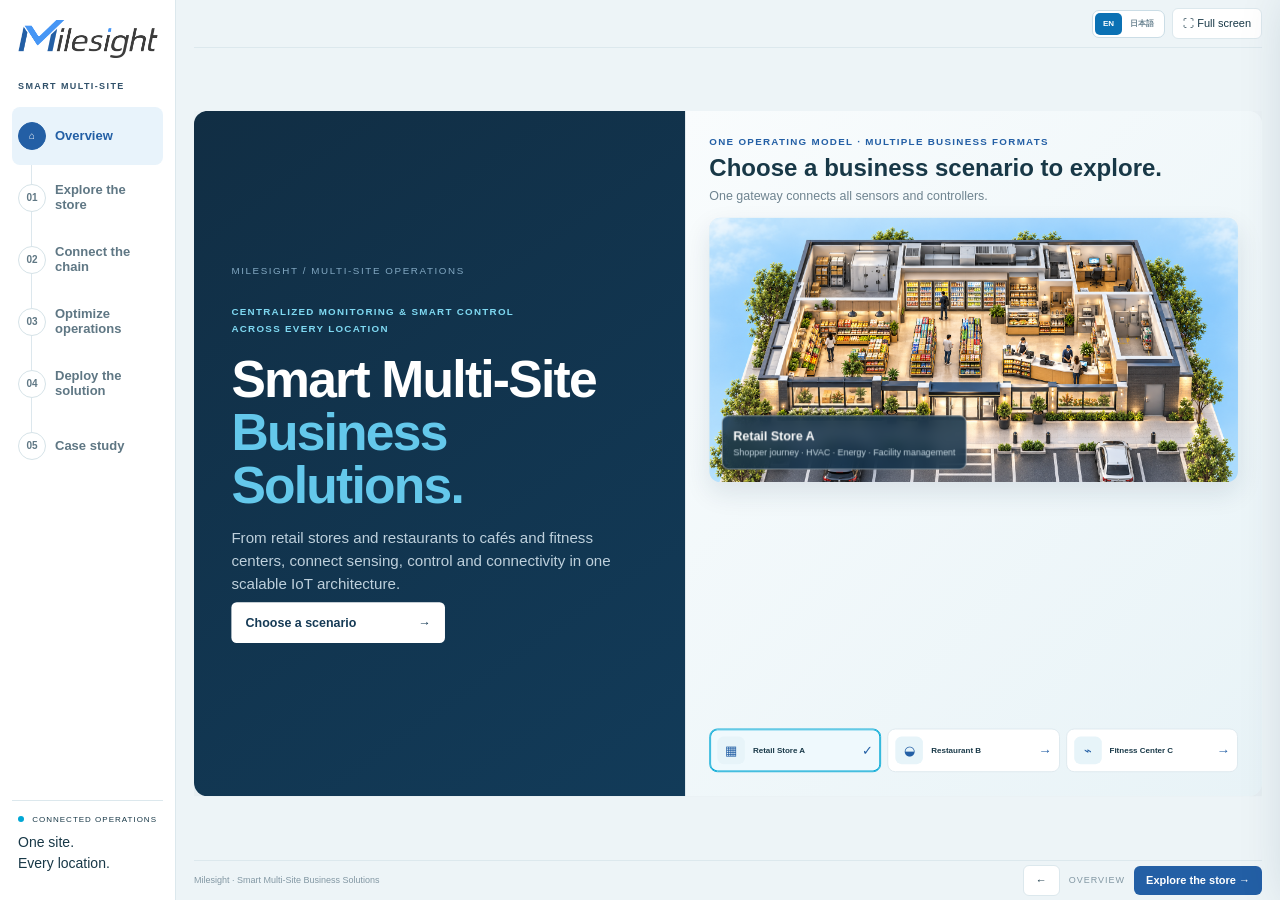
<file: index.html>
<!doctype html>
<html lang="en">
<head>
  <meta charset="utf-8">
  <meta name="viewport" content="width=device-width, initial-scale=1">
  <title>Milesight · Smart Multi-Site Business Solutions</title>
  <link rel="stylesheet" href="styles.css">
  <link rel="stylesheet" href="presentation.css">
  <link rel="stylesheet" href="scene-overrides.css">
  <link rel="stylesheet" href="guide.css">
  <link rel="stylesheet" href="locale.css">
  <link rel="stylesheet" href="speaker.css">
</head>
<body>
  <aside class="sidebar">
    <a class="brand" href="#" aria-label="Milesight"><img src="assets/milesight-official-logo.png" alt="Milesight"></a>
    <div class="workspace">SMART MULTI-SITE<span>SOLUTION EXPLORER</span></div>
    <nav aria-label="Presentation chapters">
      <button class="nav" data-step="-1"><b>⌂</b><span>Overview<small>Choose a business scenario</small></span></button>
      <button class="nav" data-step="0"><b>01</b><span>Explore the store<small>Single-site visibility</small></span></button>
      <button class="nav" data-step="1"><b>02</b><span>Connect the chain<small>Coordinate from HQ</small></span></button>
      <button class="nav" data-step="2"><b>03</b><span>Optimize operations<small>Turn insight into action</small></span></button>
      <button class="nav" data-step="3"><b>04</b><span>Deploy the solution<small>Architecture, BOM & pilot</small></span></button>
      <button class="nav" data-step="4"><b>05</b><span>Case study<small>Project solution & ROI</small></span></button>
    </nav>
    <div class="side-note"><span class="dot"></span> CONNECTED OPERATIONS<p>One site.<br>Every location.</p><small>Monitor · Alert · Control</small></div>
  </aside>
  <main>
    <header>
      <div class="breadcrumb">Solutions / Multi-Site / <b id="crumb">Overview</b></div>
      <div class="actions"><div class="locale-switch" id="locale-switch" aria-label="Language"><button data-lang="en">EN</button><button data-lang="ja">日本語</button></div><button class="quiet" id="fullscreen">⛶ Full screen</button></div>
    </header>
    <div id="deck-viewport"><div id="slide"><div id="app"></div></div></div>
    <footer><span>Milesight · Smart Multi-Site Business Solutions</span><div class="slide-controls"><button class="quiet" id="previous" aria-label="Previous chapter">←</button><span id="slide-number">OVERVIEW</span><button class="primary" id="next" aria-label="Next chapter">Explore the store →</button></div></footer>
  </main>
  <dialog id="editor"><form method="dialog"><div class="section-head"><h2>Edit planning content</h2><button class="quiet" aria-label="Close editor">✕</button></div><p>Keep product mapping, pricing and evidence aligned with the approved project scope.</p><div id="edit-fields"></div><div class="actions"><button type="button" class="primary" id="save-edit">Save changes</button><button class="quiet">Cancel</button></div></form></dialog>
  <div class="guide-scrim" id="guide-scrim" hidden></div>
  <aside class="guide-drawer" id="guide-drawer" aria-hidden="true" aria-label="Presenter guide">
    <button class="guide-resizer" id="guide-resizer" aria-label="Resize presenter guide"></button>
    <div class="guide-head"><div><span>PRESENTER GUIDE</span><h2>使用说明与演讲稿</h2></div><div class="guide-head-actions"><a href="guide-editor.html" target="_blank" aria-label="Edit presenter guide" title="Edit presenter guide">✎</a><button id="guide-smaller" aria-label="Decrease text size" title="Decrease text size">A−</button><button id="guide-larger" aria-label="Increase text size" title="Increase text size">A＋</button><button id="guide-close" aria-label="Close presenter guide" title="Close">✕</button></div></div>
    <div class="guide-tools"><label for="guide-outline">快速跳转</label><select id="guide-outline"><option value="">选择章节</option></select></div>
    <div class="guide-content" id="guide-content"><p class="guide-loading">Loading presenter guide…</p></div>
  </aside>
  <div id="toast" role="status"></div>
  <script src="data.js"></script><script src="app.js"></script><script src="presentation.js"></script><script src="guide.js"></script><script src="locale-ja.js"></script>
</body>
</html>
</file>
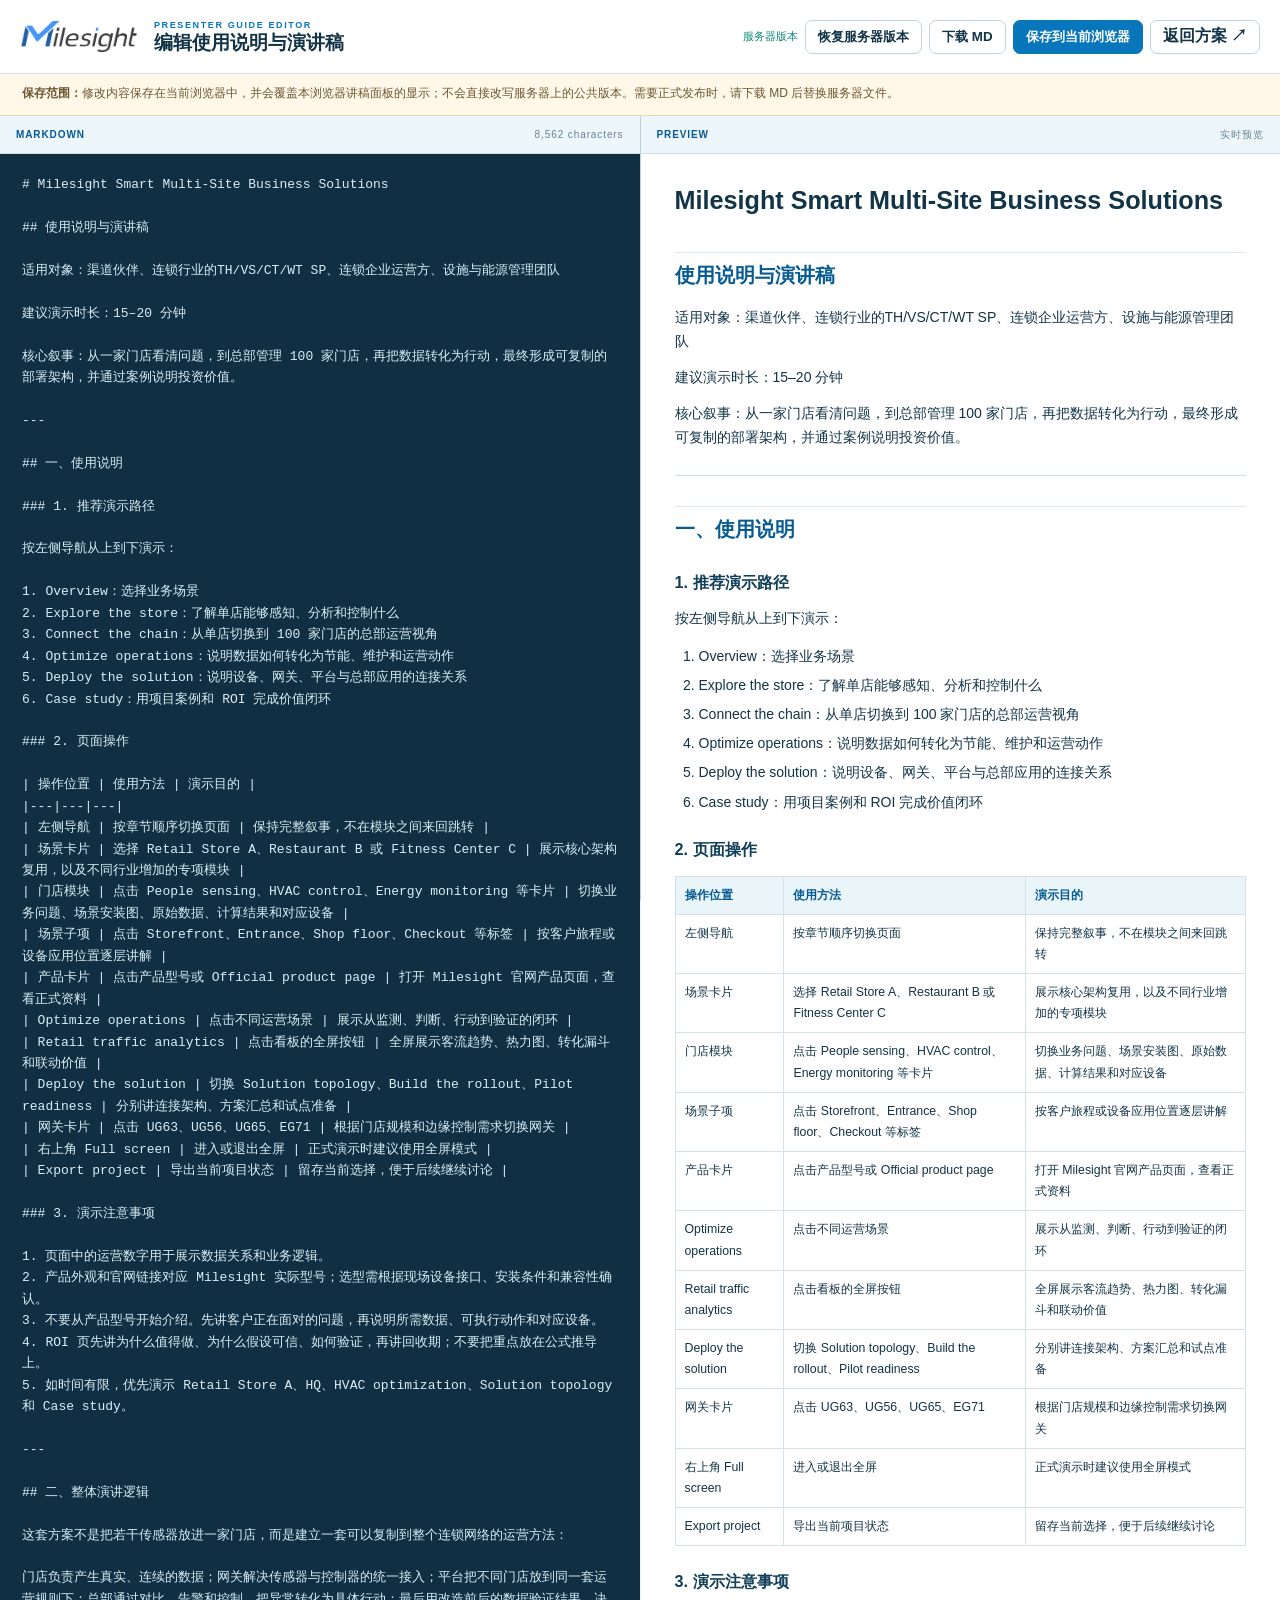
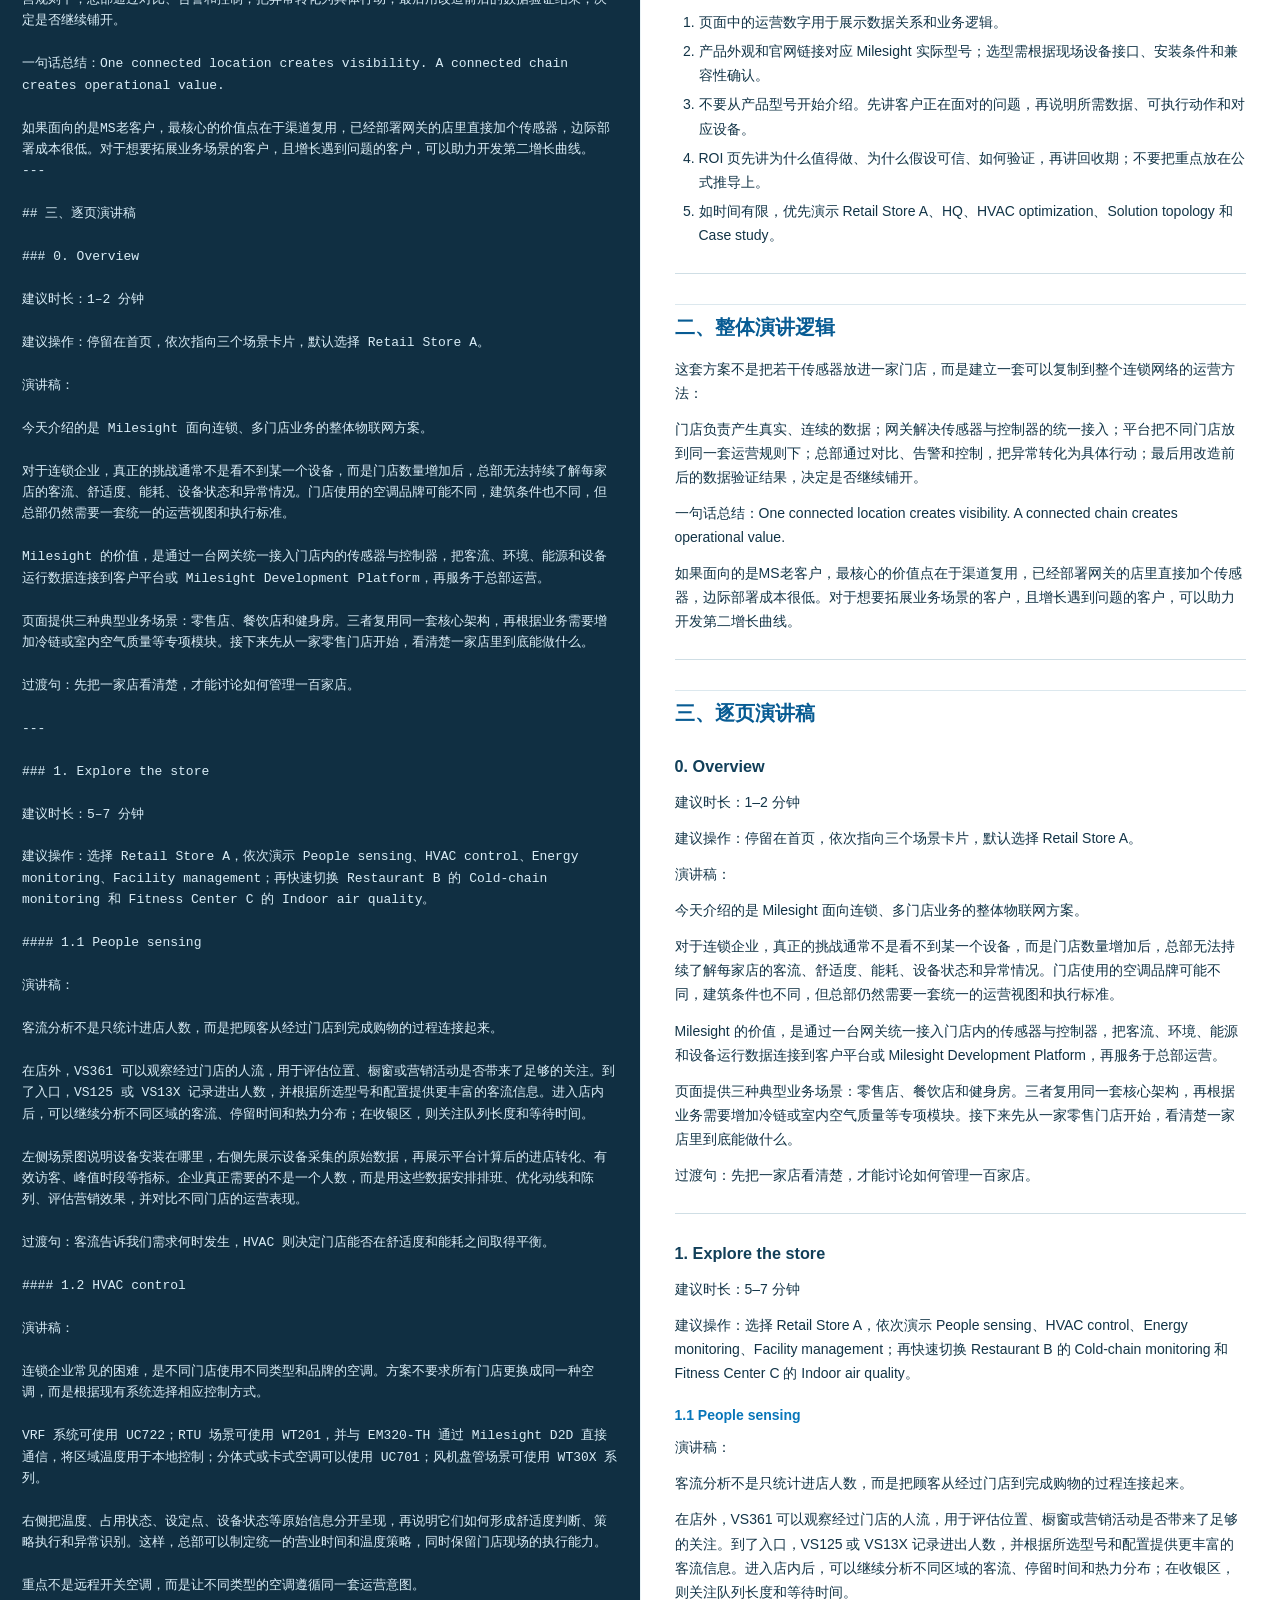
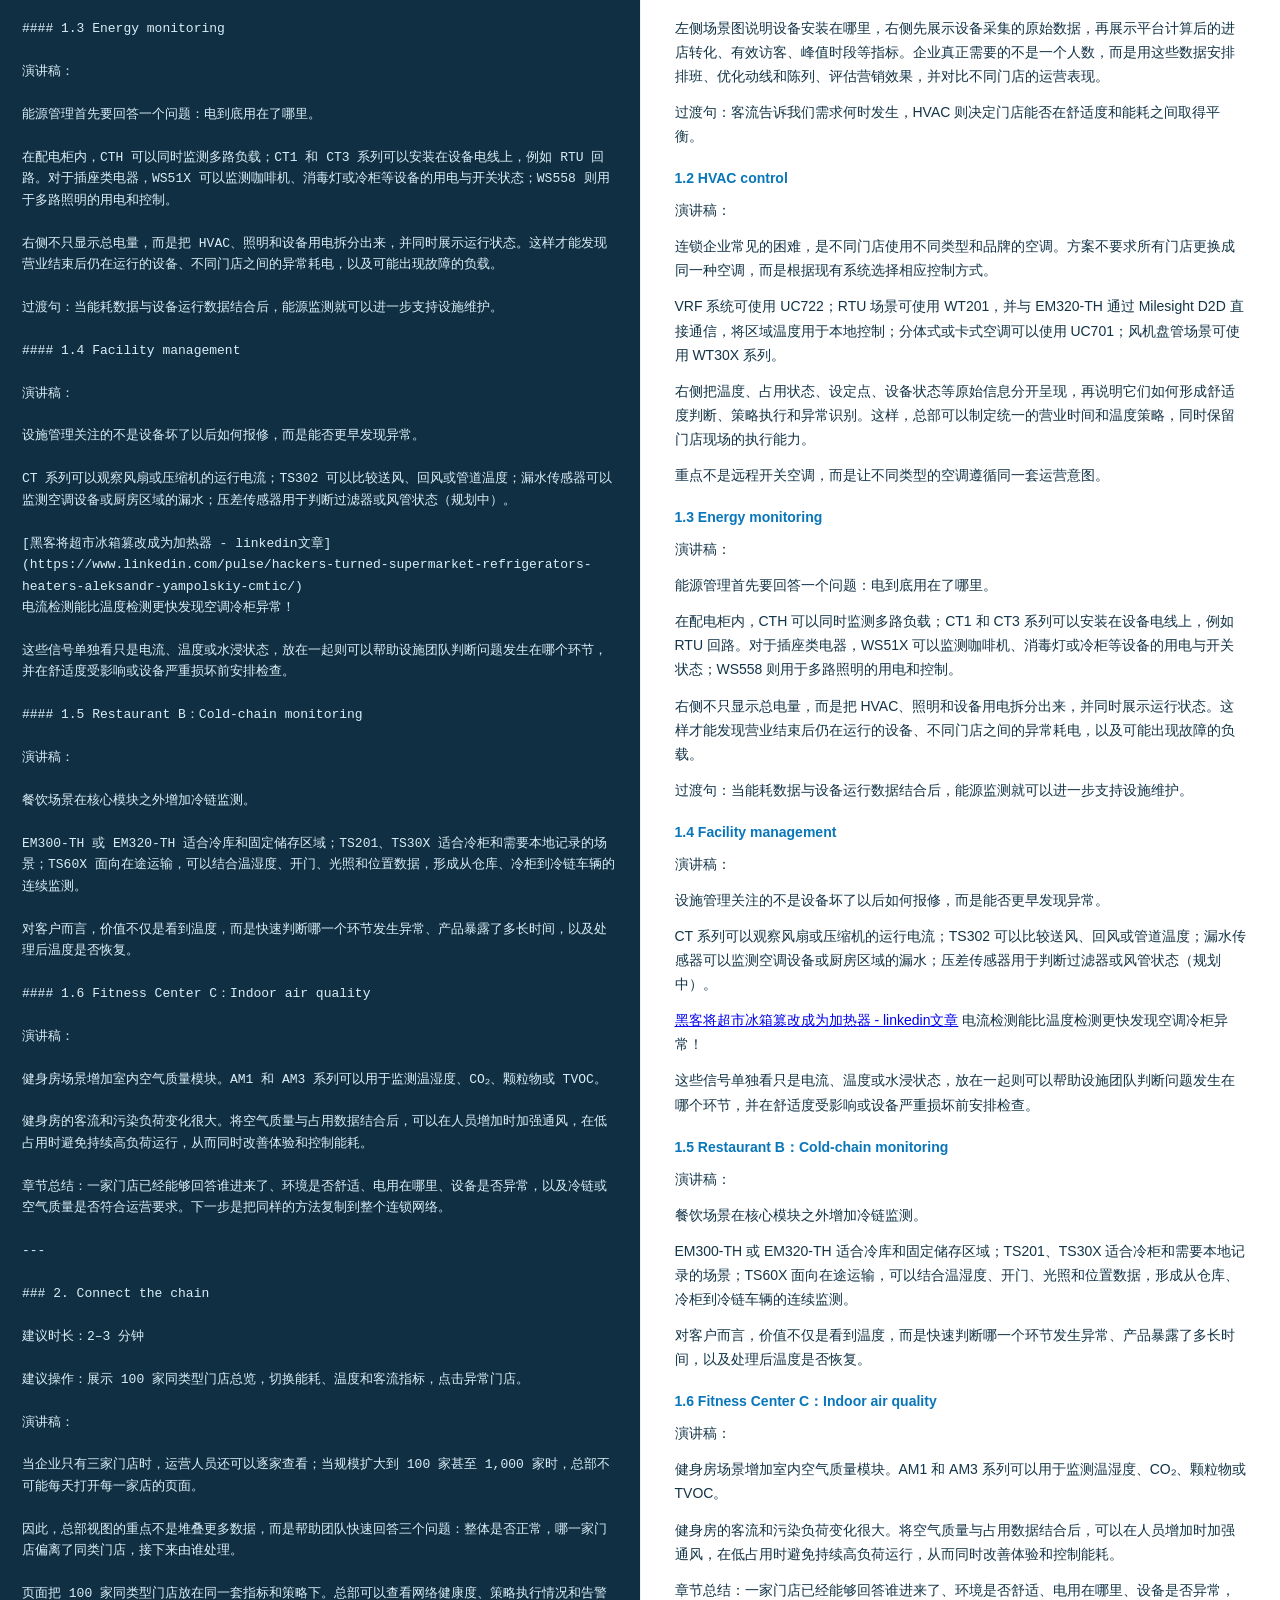
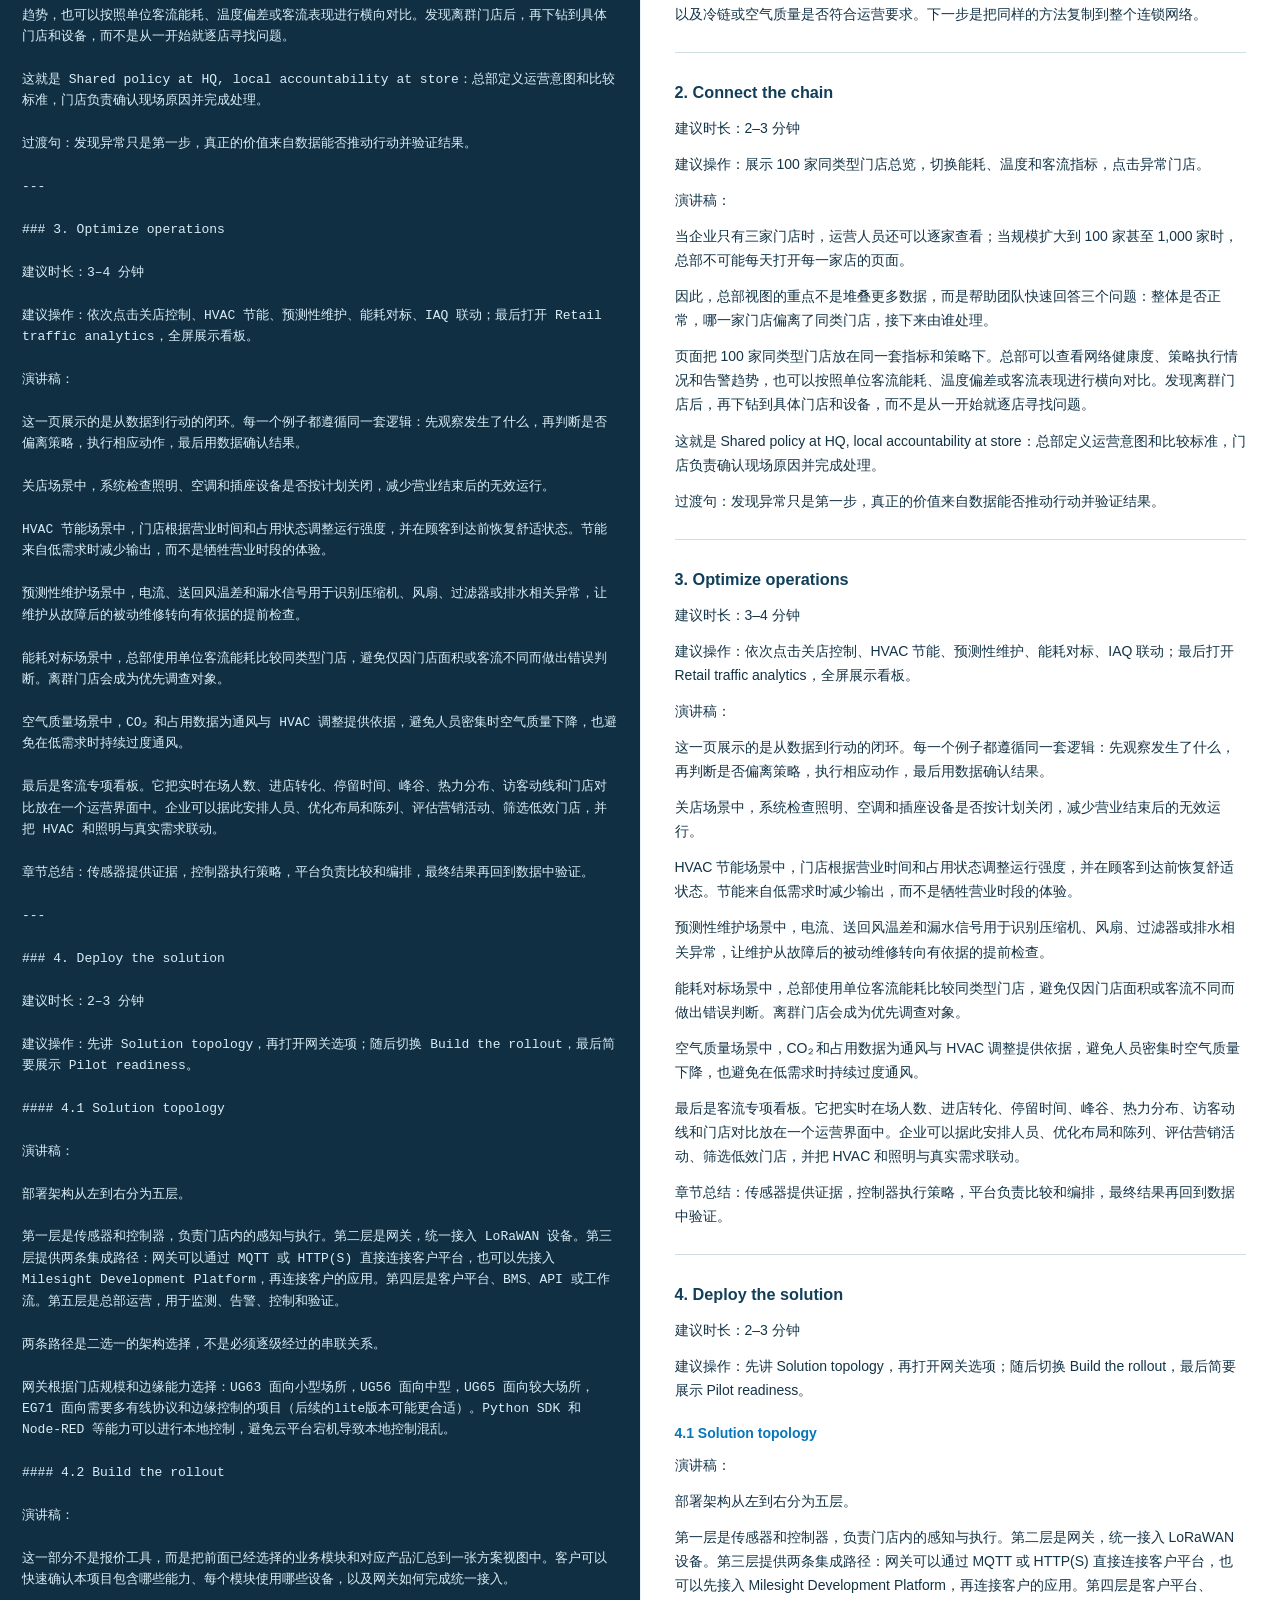
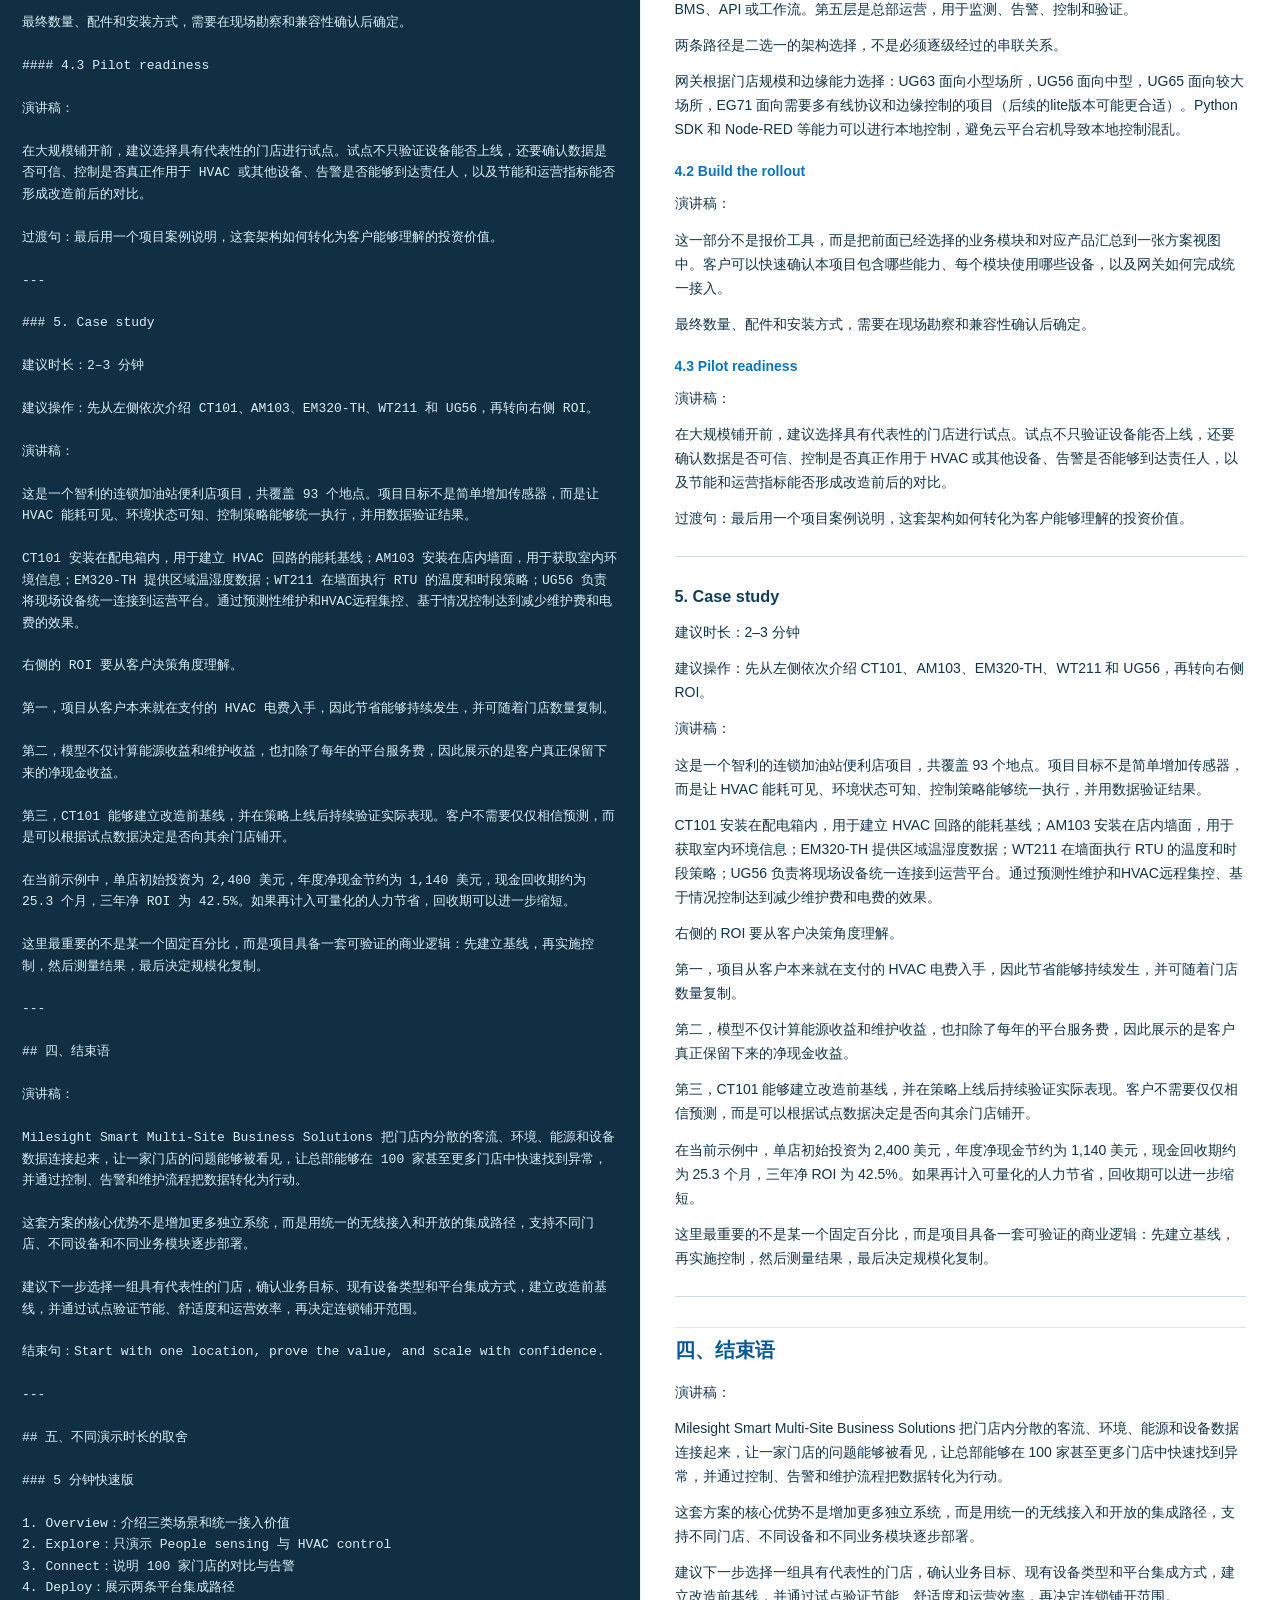
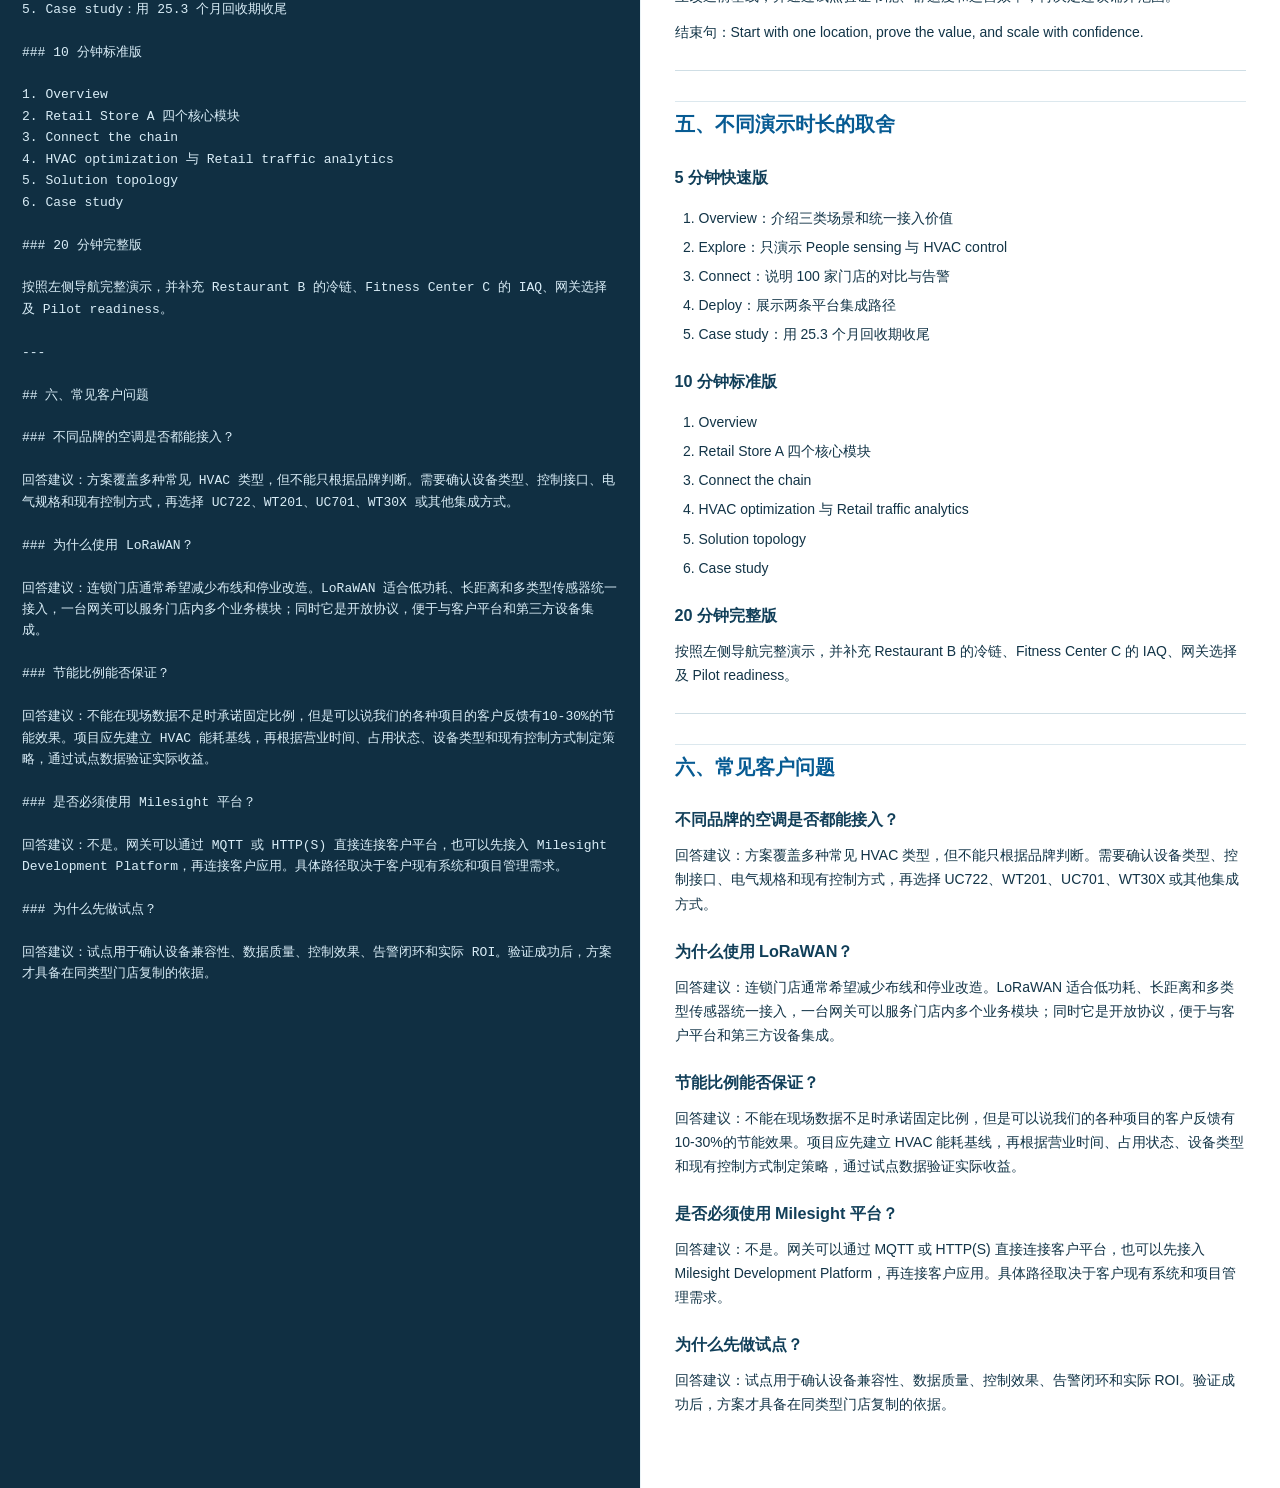
<file: guide-editor.html>
<!doctype html>
<html lang="zh-CN">
<head>
  <meta charset="utf-8">
  <meta name="viewport" content="width=device-width,initial-scale=1">
  <title>编辑使用说明 · Milesight</title>
  <link rel="stylesheet" href="guide-editor.css">
</head>
<body>
  <header class="editor-bar">
    <div class="editor-brand"><img src="assets/milesight-official-logo.png" alt="Milesight"><div><span>PRESENTER GUIDE EDITOR</span><h1>编辑使用说明与演讲稿</h1></div></div>
    <div class="editor-actions"><span class="save-state" id="save-state">正在载入…</span><button id="reset" class="secondary">恢复服务器版本</button><button id="download" class="secondary">下载 MD</button><button id="save" class="primary">保存到当前浏览器</button><a href="./" class="secondary">返回方案 ↗</a></div>
  </header>
  <div class="editor-notice"><b>保存范围：</b>修改内容保存在当前浏览器中，并会覆盖本浏览器讲稿面板的显示；不会直接改写服务器上的公共版本。需要正式发布时，请下载 MD 后替换服务器文件。</div>
  <main class="editor-layout">
    <section class="editor-pane"><div class="pane-head"><b>MARKDOWN</b><span id="word-count">0 characters</span></div><textarea id="source" spellcheck="false" aria-label="Markdown source"></textarea></section>
    <section class="preview-pane"><div class="pane-head"><b>PREVIEW</b><span>实时预览</span></div><article id="preview"></article></section>
  </main>
  <script src="guide-editor.js"></script>
</body>
</html>
</file>
<file: styles.css>
:root{--blue:#235fa5;--sky:#00a7d5;--navy:#123149;--ink:#183847;--muted:#6f8490;--line:#dce8ed;--bg:#edf4f7;--soft:#f5f9fb;--amber:#b66a22;--green:#24856f}*{box-sizing:border-box}body{margin:0;background:var(--bg);color:var(--ink);font:14px/1.45 "Segoe UI",Arial,sans-serif}button,input,select{font:inherit}button{border:0;cursor:pointer}button:focus-visible,a:focus-visible,input:focus-visible,select:focus-visible{outline:3px solid #74d3ef;outline-offset:2px}h1,h2,p{margin:0}h1{font-size:34px;line-height:1.08;letter-spacing:-1.1px;font-weight:650}h2{font-size:19px;line-height:1.2}p{color:var(--muted)}small{font-size:10px}.eyebrow{display:block;color:var(--blue);font-size:9px;font-weight:750;letter-spacing:1.7px;margin-bottom:8px}.panel{background:#fff;border:1px solid var(--line);border-radius:14px;padding:20px}.section-head,.page-title{display:flex;align-items:flex-start;justify-content:space-between;gap:20px}.section-head p{font-size:11px}.page-title{margin-bottom:16px;align-items:center}.page-title>div:first-child{max-width:650px}.page-title p{font-size:12px;margin-top:6px}.page-title h1{font-size:30px}.lead{font-size:12px;line-height:1.55}.primary,.quiet{padding:9px 14px;border-radius:6px}.primary{background:var(--blue);color:white;font-weight:650}.quiet{background:white;color:var(--ink);border:1px solid var(--line)}.status,.pill,.evidence-flag{display:inline-block;border-radius:20px;padding:5px 8px;font-size:8px;letter-spacing:.8px;font-weight:750;white-space:nowrap}.status.ok{background:#e4f4ef;color:var(--green)}.status.warn{background:#fff1dc;color:#a56625}.status.alert{background:#ffebe5;color:#b1533b}.pill{background:#eef5f8;color:#617b89}.notice{padding:9px 11px;background:#fff7e8;border:1px solid #f0dfbd;color:#856c3e;border-radius:7px;font-size:10px;margin:10px 0}.scenario-picker{display:flex;gap:7px}.scenario-card{min-width:174px;display:flex;align-items:center;gap:9px;text-align:left;background:white;border:1px solid var(--line);border-radius:9px;padding:10px;color:var(--ink)}.scenario-card.selected{border-color:var(--sky);background:#eff9fd;box-shadow:inset 0 0 0 1px var(--sky)}.scenario-card>span:nth-child(2){flex:1}.scenario-card small,.scenario-card b,.scenario-card em{display:block}.scenario-card small{color:#7590a0;font-size:7px;letter-spacing:1px}.scenario-card b{font-size:11px;margin:2px 0}.scenario-card em{font-size:9px;color:var(--muted);font-style:normal}.scenario-card>i{font-style:normal;color:var(--blue)}.scenario-icon{width:26px;height:26px;border-radius:7px;background:#e7f4f9;color:var(--blue);display:grid;place-items:center;font-size:15px}.scenario-picker.compact .scenario-card{min-width:155px;padding:8px}.explore-layout{display:grid;grid-template-columns:1.04fr .96fr;gap:15px}.scene-panel{min-width:0}.floor-scene{position:relative;max-width:620px;margin:4px auto 0}.floor-scene svg{display:block;width:100%}.hotspot{position:absolute;display:flex;align-items:center;gap:5px;background:white;border:1px solid #8acde2;border-radius:20px;padding:4px 8px 4px 4px;box-shadow:0 5px 14px #12314924;color:var(--ink);transform:translate(-50%,-50%)}.hotspot span{width:22px;height:22px;display:grid;place-items:center;border-radius:50%;background:#dff4fa;color:var(--blue);font-size:10px;font-weight:700}.hotspot b{font-size:9px;white-space:nowrap}.hotspot.active{background:var(--blue);color:#fff;border-color:var(--blue)}.hotspot.active span{background:var(--sky);color:white}.module-rail{display:flex;gap:6px;border-top:1px solid var(--line);padding-top:10px}.module-rail button{flex:1;background:#f5f9fb;border:1px solid var(--line);border-radius:7px;padding:7px 4px;color:#5f7784;font-size:9px}.module-rail button span{display:block;font-size:16px}.module-rail button.selected{background:#e6f5fb;border-color:#7ccce5;color:var(--blue)}.module-detail{min-width:0}.module-mark{width:42px;height:42px;border-radius:11px;background:#e5f4f9;display:grid;place-items:center;color:var(--blue);font-size:22px}.zone-tabs{display:flex;gap:5px;flex-wrap:wrap;margin:12px 0 9px}.zone-tabs button{padding:6px 8px;border-radius:16px;background:#f0f5f7;color:#68808d;font-size:9px}.zone-tabs button.selected{background:var(--navy);color:white}.operational-view{position:relative;min-height:106px;border-radius:10px;padding:14px;background:linear-gradient(135deg,#123149,#205f83);color:white;overflow:hidden}.operational-view small{display:block;color:#83d6ed;letter-spacing:1px}.operational-view strong{font-size:33px;display:inline-block;margin:6px 7px 0 0}.operational-view span{font-size:11px;color:#c8dbe6}.operational-view p{font-size:10px;color:#b5ceda}.mini-heat,.mini-bars{position:absolute;right:14px;top:18px;width:150px;height:70px;display:grid;grid-template-columns:repeat(4,1fr);gap:5px}.mini-heat i{border-radius:5px;background:#1e789d}.mini-heat i:nth-child(2n){background:#00a7d5}.mini-heat i:nth-child(3n){background:#f4b560}.mini-bars{align-items:end}.mini-bars i{background:#66c7e2;height:80%;border-radius:3px 3px 0 0}.mini-bars i:nth-child(2){height:45%}.mini-bars i:nth-child(3){height:60%}.mini-bars i:nth-child(4){height:25%}.route{position:absolute;right:12px;top:40px;display:flex;align-items:center;gap:6px;font-size:9px}.route i{width:28px;border-top:1px dashed #9edcee}.route span,.route b{padding:5px;background:#ffffff18;border-radius:4px}.action-enabled{display:flex;gap:12px;align-items:center;padding:10px 0}.action-enabled small{color:var(--blue);font-weight:750;letter-spacing:1px;white-space:nowrap}.action-enabled p{font-size:10px}.product-strip{display:grid;grid-template-columns:repeat(2,1fr);gap:7px;max-height:245px;overflow:auto}.product-card{position:relative;display:grid;grid-template-columns:66px 1fr;gap:8px;padding:8px;border:1px solid var(--line);border-radius:8px;color:inherit;text-decoration:none;background:#fff}.product-card:hover{border-color:#74cce5;background:#f4fbfd}.product-card>i{position:absolute;right:6px;top:5px;color:var(--blue);font-style:normal}.product-visual{display:grid;place-items:center;background:#f2f7f9;border-radius:6px;min-height:70px}.product-visual img{max-width:58px;max-height:64px}.product-card small,.product-card b,.product-card span{display:block}.product-card small{font-size:7px;color:#8f7b4c}.product-card b{font-size:10px}.product-card span{font-size:8px;color:#5e7784}.product-card p{font-size:8px;line-height:1.35;margin-top:3px}.product-placeholder{text-align:center;color:#7c8c93}.product-placeholder small{font-size:7px}.quote-card{padding:11px 15px;border-left:3px solid var(--sky);background:white;font-size:11px;color:#667f8b}.hq-metrics{display:grid;grid-template-columns:repeat(4,1fr);gap:10px;margin-bottom:12px}.hq-metrics>div{padding:12px 15px;border-radius:9px;background:white;border:1px solid var(--line)}.hq-metrics strong{display:block;font-size:24px}.hq-metrics span{color:var(--muted);font-size:9px}.hq-layout{display:grid;grid-template-columns:1.35fr .65fr;gap:14px}.comparison h2,.alerts h2{margin-bottom:12px}table{border-collapse:collapse;width:100%;font-size:10px}th{text-align:left;padding:9px 8px;background:#f1f6f8;color:#6f8490;font-size:8px;letter-spacing:.7px}td{padding:12px 8px;border-bottom:1px solid var(--line)}.alerts ol{list-style:none;margin:0;padding:0}.alerts li{display:flex;gap:10px;padding:13px 0;border-bottom:1px solid var(--line)}.alerts li>span{color:var(--sky);font-size:10px}.alerts li b{font-size:11px}.alerts li p{font-size:9px}.policy-flow{display:flex;align-items:center;justify-content:space-between;margin-top:14px;font-size:8px;color:var(--blue)}.optimize-layout{display:grid;grid-template-columns:.68fr 1.32fr;gap:14px}.automation-list{display:flex;flex-direction:column;gap:7px}.automation-list button{display:flex;gap:10px;align-items:center;text-align:left;padding:11px;background:white;border:1px solid var(--line);border-radius:9px;color:var(--ink)}.automation-list button.selected{background:var(--navy);color:white}.automation-list button>span{color:var(--sky);font-size:10px}.automation-list button>div{flex:1}.automation-list b{font-size:11px}.automation-list p{font-size:9px;line-height:1.3;margin-top:2px}.automation-list .selected p{color:#bcd0dc}.automation-list i{font-style:normal}.loop-badge{background:#e6f4f9;color:var(--blue);font-size:9px;letter-spacing:.7px;padding:10px 13px;border-radius:7px}.workflow-steps{display:grid;grid-template-columns:repeat(4,1fr);gap:8px;margin:16px 0}.workflow-steps>div{min-height:118px;padding:12px;border-radius:9px;background:#f2f7f9;border-top:3px solid #7fd0e7}.workflow-steps span{font-size:9px;color:var(--sky)}.workflow-steps small{display:block;font-weight:750;color:var(--blue);letter-spacing:.8px;margin:12px 0 6px}.workflow-steps p{font-size:10px}.outcome-band{display:grid;grid-template-columns:repeat(3,1fr);gap:1px;background:var(--line);border:1px solid var(--line);border-radius:8px;overflow:hidden}.outcome-band>div{background:white;padding:11px}.outcome-band small,.outcome-band b{display:block}.outcome-band small{color:var(--blue);font-size:8px;letter-spacing:.7px}.outcome-band b{font-size:10px;margin-top:4px}.guardrail{display:flex;gap:10px;padding:10px 12px;background:#fff6e8;margin-top:12px;border-radius:7px}.guardrail b{font-size:10px;white-space:nowrap}.guardrail p{font-size:9px}.deploy-tabs{display:flex;background:#e4edf1;padding:4px;border-radius:8px}.deploy-tabs button{padding:8px 13px;background:transparent;color:#607986;font-size:9px;border-radius:5px}.deploy-tabs button.selected{background:white;color:var(--blue);box-shadow:0 2px 8px #12314916}.deploy-body{min-height:470px}.architecture{display:grid;grid-template-columns:1fr 25px 1fr 25px 1fr 25px 1fr;align-items:center;gap:5px}.architecture>i{text-align:center;color:#72c8e2}.arch-layer{min-height:155px;padding:14px;background:#f0f6f8;border:1px solid var(--line);border-radius:10px}.arch-layer small{display:block;color:var(--blue);letter-spacing:1px;font-weight:750;margin-bottom:13px}.arch-layer span{display:block;background:white;border:1px solid var(--line);border-radius:5px;padding:7px;margin:5px 0;font-size:9px}.arch-layer.emphasis{background:#e4f5fa}.arch-layer.dark{background:var(--navy);color:white}.arch-layer.dark small{color:#80d9f1}.arch-layer.dark span{background:#ffffff14;border-color:#ffffff20}.why-grid{display:grid;grid-template-columns:repeat(4,1fr);gap:9px;margin-top:16px}.why-grid>div{padding:13px;border-left:2px solid var(--sky);background:#f8fafb}.why-grid span{font-size:9px;color:var(--sky)}.why-grid b{display:block;font-size:11px;margin:5px 0}.why-grid p{font-size:9px}.builder{display:grid;grid-template-columns:240px 1fr;gap:16px}.builder aside{padding-right:15px;border-right:1px solid var(--line)}.builder label>span{display:block;font-size:9px;font-weight:700;margin-bottom:4px}.builder select,.builder input{width:100%;padding:6px;border:1px solid #cbdde4;border-radius:5px;color:var(--ink)}.builder aside>label{display:block;margin-bottom:10px}.module-checks{display:grid;grid-template-columns:1fr 1fr;gap:4px}.module-checks label{display:flex;gap:6px;align-items:center;border:1px solid var(--line);padding:6px;border-radius:6px}.module-checks input{width:auto}.module-checks b,.module-checks small{display:block}.module-checks b{font-size:9px}.module-checks small{font-size:7px;color:var(--muted)}.bom-table td{padding:6px}.bom-table td:first-child{min-width:210px}.bom-table td:first-child b{display:block;font-size:9px}.bom-table input{padding:5px;border:1px solid #d3e1e6;border-radius:4px;width:70px;font-size:9px}.bom-table td:first-child input{width:100%;margin-top:3px}.builder-total{display:grid;grid-template-columns:1fr 1fr 1.2fr;gap:10px;margin-top:10px}.builder-total>div{padding:10px;background:#eef6f8;border-radius:7px}.builder-total small,.builder-total strong{display:block}.builder-total strong{font-size:19px}.builder-total p{font-size:9px;align-self:center}.checklist-layout{display:grid;grid-template-columns:1.15fr .85fr;gap:15px}.pilot-list{display:grid;grid-template-columns:1fr 1fr;gap:7px;margin-top:15px}.pilot-list label{display:flex;gap:8px;align-items:center;border:1px solid var(--line);border-radius:7px;padding:9px}.pilot-list small{color:var(--sky);margin-right:6px}.pilot-list b{font-size:10px}.pilot-path>div{display:grid;grid-template-columns:35px 80px 1fr;gap:10px;padding:14px 0;border-bottom:1px solid var(--line)}.pilot-path span{color:var(--sky);font-size:9px}.pilot-path b{font-size:10px}.pilot-path p{font-size:9px}.evidence-flag{background:#fff0dc;color:#9c6223;border:1px solid #ecd2aa}.prove-layout{display:grid;grid-template-columns:.95fr 1.05fr;gap:14px}.case-heading{display:grid;grid-template-columns:160px 1fr;align-items:center;gap:15px}.case-heading span,.case-heading strong,.case-heading small{display:block}.case-heading span{font-size:8px;color:var(--blue);letter-spacing:1px}.case-heading strong{font-size:47px;line-height:1}.case-heading small{color:var(--muted)}.case-heading b{font-size:13px}.case-heading p{font-size:10px}.case-products{display:flex;gap:5px;margin:12px 0}.case-products span{padding:5px 8px;background:#eef5f8;border-radius:20px;font-size:8px;color:var(--blue)}.case-scope{display:grid;grid-template-columns:repeat(3,1fr);gap:7px}.case-scope>div{padding:9px;background:#f5f8fa;border-radius:7px}.case-scope small{color:var(--blue);font-weight:700}.case-scope p{font-size:9px;margin-top:3px}.claim-card{display:grid;grid-template-columns:45px 80px 1fr;gap:8px;align-items:center;background:var(--navy);color:white;border-radius:9px;padding:12px;margin:12px 0}.claim-card>span{font-size:8px;color:#7ed9f1}.claim-card>strong{font-size:33px;color:#67c9eb}.claim-card b{font-size:10px}.claim-card p{font-size:8px;color:#bfd2dd}.fact-note{display:flex;gap:9px;padding:9px;background:#fff5e7;border-radius:7px}.fact-note b{font-size:9px;white-space:nowrap}.fact-note p{font-size:8px}.roi-inputs{display:grid;grid-template-columns:repeat(2,1fr);gap:6px;margin:12px 0}.roi-inputs label{display:flex;align-items:center;justify-content:space-between;gap:8px;background:#f5f8fa;border-radius:6px;padding:7px}.roi-inputs span{font-size:9px}.roi-inputs input{width:85px;padding:5px;border:1px solid #cadde4;border-radius:4px;text-align:right}.roi-results{display:grid;grid-template-columns:repeat(3,1fr);gap:7px}.roi-results>div{padding:10px;background:#eaf5f8;border-radius:8px}.roi-results small,.roi-results strong,.roi-results span{display:block}.roi-results small{font-size:7px;color:var(--blue)}.roi-results strong{font-size:24px;margin:4px 0}.roi-results span{font-size:8px;color:var(--muted)}.formula{font-size:8px;margin-top:10px;padding:8px;border-top:1px solid var(--line)}dialog{border:1px solid var(--line);border-radius:12px;padding:25px;max-width:560px}dialog::backdrop{background:#12314970}#toast{position:fixed;right:25px;bottom:20px;background:var(--navy);color:white;padding:10px 15px;border-radius:6px;opacity:0;pointer-events:none;transition:.2s}#toast.show{opacity:1}
</file>
<file: presentation.css>
html,body{height:100%;overflow:hidden}.sidebar{position:fixed;inset:0 auto 0 0;width:218px;background:#fff;border-right:1px solid var(--line);padding:25px 18px;display:flex;flex-direction:column;z-index:2}.brand{display:block;padding:0 8px}.brand img{display:block;width:164px}.workspace{margin:28px 12px 17px;font-size:9px;font-weight:750;letter-spacing:1.4px;color:#31516a}.workspace span{display:block;font-size:8px;font-weight:400;color:#8aa0ad;margin-top:5px}.sidebar nav{display:flex;flex-direction:column;gap:5px;position:relative}.sidebar nav:before{content:"";position:absolute;left:23px;top:26px;bottom:26px;width:1px;background:#dce7ed}.nav{position:relative;display:flex;align-items:center;gap:10px;width:100%;min-height:60px;text-align:left;padding:9px;border-radius:8px;background:transparent;color:#5f7784}.nav b{width:28px;height:28px;border-radius:50%;background:white;border:1px solid #d6e3e8;display:grid;place-items:center;font-size:9px;flex:none}.nav span{font-size:11px;font-weight:650}.nav small{display:block;color:#8297a3;font-size:8px;font-weight:400;margin-top:2px}.nav.active{background:#e8f3fb;color:var(--blue)}.nav.active b{background:var(--blue);border-color:var(--blue);color:white}.side-note{margin-top:auto;border-top:1px solid var(--line);padding:15px 8px 0;font-size:8px;letter-spacing:1px}.side-note .dot{display:inline-block;width:6px;height:6px;border-radius:50%;background:var(--sky);margin-right:5px}.side-note p{font-size:13px;color:var(--ink);letter-spacing:0;margin:8px 0}.side-note small{font-size:9px;color:var(--muted);letter-spacing:0}main{height:100dvh;margin-left:218px;padding:0 26px;display:flex;flex-direction:column;min-width:0}header{height:55px;min-height:55px;border-bottom:1px solid var(--line);display:flex;align-items:center;justify-content:space-between}.breadcrumb{font-size:10px;color:var(--muted)}.breadcrumb b{color:var(--ink)}header .actions{display:flex;gap:7px}header .quiet{font-size:9px;padding:6px 9px}#deck-viewport{position:relative;flex:1;min-height:0;overflow:hidden}#slide{position:absolute;transform-origin:top left;width:1200px;padding:10px 0}#app{min-height:var(--page-height,620px);display:flex;flex-direction:column}.cover{display:grid;grid-template-columns:.92fr 1.08fr;min-height:var(--page-height,620px);border-radius:15px;overflow:hidden;box-shadow:0 18px 55px #16334812}.cover-copy{background:linear-gradient(145deg,#112e44,#123b59);padding:38px;color:white;display:flex;flex-direction:column;justify-content:center}.cover-kicker{font-size:9px;letter-spacing:1.8px;color:#83a9c3;margin-bottom:38px}.cover-copy .eyebrow{color:#7fd9f2;line-height:1.8}.cover-copy h1{font-size:52px;letter-spacing:-2px;margin:14px 0 20px}.cover-copy h1 span{color:#64c8eb}.cover-copy p{font-size:14px;line-height:1.6;color:#bed0dc;max-width:440px}.cover-pill-row{display:flex;gap:7px;margin:22px 0}.cover-pill-row span{font-size:8px;letter-spacing:1px;border:1px solid #79cfe745;color:#86d8ed;border-radius:20px;padding:5px 9px}.cover-start{display:flex;justify-content:space-between;width:220px;margin-top:8px;padding:11px 14px;border-radius:6px;background:white;color:#153a55;font-weight:700}.cover-visual{padding:30px;background:linear-gradient(135deg,#f9fcfd,#e8f3f7);display:flex;flex-direction:column;justify-content:center}.cover-visual>div:first-child h2{font-size:22px}.cover-visual>div:first-child p{font-size:11px;margin-top:5px}.network-visual{flex:1;min-height:260px;display:grid;place-items:center}.network-visual svg{width:100%;max-height:330px}.cover-visual .scenario-picker{margin-top:auto}.cover-visual .scenario-card{min-width:0;flex:1}.cover-visual .scenario-card span:nth-child(2) b{font-size:9px}footer{height:48px;min-height:48px;border-top:1px solid var(--line);display:flex;align-items:center;justify-content:space-between;font-size:8px;color:#8297a3}.slide-controls{display:flex;align-items:center;gap:9px}.slide-controls #slide-number{font-size:9px;letter-spacing:1px;min-width:55px;text-align:center}.slide-controls .quiet,.slide-controls .primary{font-size:9px;padding:6px 10px}#next{min-width:122px}.page-title{padding-top:4px}#app>.explore-layout,#app>.hq-layout,#app>.optimize-layout,#app>.prove-layout,#app>.deploy-body{flex:1}.scene-panel,.module-detail,.comparison,.alerts,.automation-detail,.case-card,.roi-card{height:100%}
@media(max-height:730px){.sidebar{padding-top:17px;padding-bottom:14px}.workspace{margin-top:20px;margin-bottom:12px}.nav{min-height:53px}.side-note p{font-size:11px;margin:5px 0}header{height:45px;min-height:45px}footer{height:42px;min-height:42px}.cover-copy{padding:30px}.cover-kicker{margin-bottom:24px}.cover-copy h1{font-size:46px}.network-visual{min-height:210px}}
@media(max-width:1000px){.sidebar{width:182px;padding-left:12px;padding-right:12px}.brand img{width:145px}.nav{gap:7px}.nav span{font-size:10px}.nav small{font-size:8px}main{margin-left:182px;padding:0 15px}.sidebar nav:before{left:20px}}
@media(max-width:650px){.sidebar{width:118px;padding:16px 6px}.brand img{width:100px}.workspace{font-size:7px;margin:20px 4px 13px}.nav{padding:6px 4px;min-height:55px}.nav b{width:21px;height:21px}.nav span{font-size:8px}.nav small{display:none}.sidebar nav:before{left:14px}.side-note{font-size:6px}.side-note p{font-size:9px}main{margin-left:118px;padding:0 8px}.breadcrumb{display:none}header{justify-content:flex-end}footer>span{display:none}footer{justify-content:flex-end}}
</file>
<file: scene-overrides.css>
.floor-scene{position:relative;max-width:620px;margin:10px auto 12px;border-radius:10px;overflow:hidden;box-shadow:0 10px 25px #12314918}
.floor-scene>img{display:block;width:100%;height:auto}
.hotspot{background:#ffffffed;box-shadow:0 5px 14px #12314938;backdrop-filter:blur(4px)}
.scene-hero{position:relative;display:block;flex:0 0 auto;min-height:0;aspect-ratio:2/1;margin:14px 0;border-radius:12px;overflow:hidden;background:#dceef5;box-shadow:0 12px 30px #1231491c}
.scene-hero>img{display:block;width:100%;height:100%;object-fit:cover}
.scene-caption{position:absolute;left:14px;bottom:14px;max-width:72%;padding:10px 12px;border:1px solid #ffffff70;border-radius:8px;background:#123149d9;color:white;backdrop-filter:blur(8px)}
.scene-caption small,.scene-caption b,.scene-caption span{display:block}
.scene-caption small{font-size:7px;letter-spacing:1.2px;color:#7ed8f0}
.scene-caption b{font-size:12px;margin:2px 0}
.scene-caption span{font-size:8px;color:#c6d8e2}
@media(max-height:730px){.scene-hero{margin:8px 0}.scene-caption{bottom:9px;left:9px;padding:7px 9px}.floor-scene{margin:6px auto 8px}}

/* Keep every chapter on one identical full-width stage. Content may scroll only
   inside its own panel and can no longer change the global slide scale. */
#slide{overflow:hidden}
#app{height:calc(var(--page-height) - 20px);min-height:0;overflow:hidden}
#app>.cover{height:100%;min-height:0}
#app>.page-title{flex:0 0 auto}
#app>.explore-layout,#app>.hq-layout,#app>.optimize-layout,#app>.prove-layout,#app>.deploy-body{min-height:0;overflow:hidden}
#app .scene-panel,#app .module-detail{min-height:0;height:100%;overflow:hidden}
#app .scene-panel{display:flex;flex-direction:column}
#app .scene-panel>.section-head,#app .module-rail{flex:0 0 auto}
#app .floor-scene{flex:1 1 auto;min-height:0;width:100%}
#app .floor-scene>img{width:100%;height:100%;object-fit:contain;background:#dff0f6}
#app .module-detail{display:flex;flex-direction:column}
#app .module-detail>.section-head,#app .module-detail>.lead,#app .zone-tabs,#app .operational-view,#app .action-enabled{flex:0 0 auto}
#app .product-strip{flex:1 1 auto;min-height:0;overflow-y:auto}
#app .comparison,#app .alerts,#app .automation-detail,#app .case-card,#app .roi-card,#app .deploy-body{min-height:0;overflow:auto}
#app .automation-list{min-height:0;overflow-y:auto}

/* People sensing: one use case at a time, with the official reference scene,
   installation position, source data and transparent calculations together. */
.people-detail .zone-tabs{margin:8px 0}
.people-case-grid{display:grid;grid-template-columns:1.08fr .92fr;gap:9px;flex:1 1 170px;min-height:170px;overflow:hidden}
.people-scene-card{position:relative;min-width:0;overflow:hidden;border:1px solid var(--line);border-radius:10px;background:#e8f3f7}
.people-scene-image{display:block;width:100%;height:100%;min-height:170px;object-fit:cover}
.people-scene-card>a{position:absolute;left:8px;bottom:8px;padding:4px 7px;border-radius:4px;background:#123149d9;color:#fff;text-decoration:none;font-size:7px;letter-spacing:.3px;backdrop-filter:blur(5px)}
.install-dot{position:absolute;width:14px;height:14px;border:4px solid #fff;border-radius:50%;background:var(--sky);box-shadow:0 0 0 2px var(--blue),0 3px 10px #12314945;transform:translate(-50%,-50%)}
.install-dot:after{content:"";position:absolute;left:8px;top:-23px;width:58px;border-top:1px dashed var(--blue);transform:rotate(-28deg);transform-origin:left center}
.install-device{position:absolute;right:8px;top:8px;display:flex;align-items:center;gap:6px;max-width:180px;padding:6px 8px;border:1px solid #ffffffa6;border-radius:7px;background:#fffffff2;box-shadow:0 5px 16px #12314928}
.install-device>img{width:32px;height:30px;object-fit:contain}
.install-device small,.install-device b{display:block}
.install-device small{font-size:6px;letter-spacing:.9px;color:var(--blue)}
.install-device b{font-size:8px;line-height:1.25}
.people-data-stack{display:grid;grid-template-rows:1fr 1fr;gap:7px;min-height:0}
.people-data-group{display:flex;flex-direction:column;min-height:0;padding:9px 10px;border:1px solid var(--line);border-radius:9px;background:#f7fafb;overflow:hidden}
.people-data-group.calculated{background:#123149;color:#fff;border-color:#123149}
.people-data-title{display:flex;flex:0 0 auto;align-items:center;justify-content:space-between;margin-bottom:4px}
.people-data-title small{font-size:7px;letter-spacing:1px;font-weight:800;color:var(--blue)}
.people-data-title span{font-size:6px;letter-spacing:.6px;color:#8499a3}
.people-data-group.calculated .people-data-title small{color:#79d8f1}
.people-data-group.calculated .people-data-title span{color:#9cb8c8}
.people-data-row{display:flex;flex:1 1 0;min-height:0;align-items:center;justify-content:space-between;gap:8px;padding:4px 0;border-top:1px solid #dfe9ed}
.people-data-row:first-of-type{border-top:0}
.people-data-row b,.people-data-row small{display:block}
.people-data-row b{font-size:8px;line-height:1.1}
.people-data-row small{font-size:6px;line-height:1.1;color:#78909b}
.people-data-row strong{font-size:13px;line-height:1;white-space:nowrap;color:var(--blue)}
.people-data-group.calculated .people-data-row{border-color:#ffffff1c}
.people-data-group.calculated .people-data-row small{color:#9cb8c8}
.people-data-group.calculated .people-data-row strong{color:#fff}
.people-action{padding:7px 0 6px}
.people-products{grid-template-columns:repeat(2,minmax(0,1fr));flex:0 0 auto!important;overflow:visible!important;max-height:none!important}
.people-products .product-card{grid-template-columns:52px 1fr;padding:6px}
.people-products .product-visual{min-height:54px}
.people-products .product-visual img{max-width:46px;max-height:46px}
.people-products .product-card p{display:none}
.people-footnote{flex:0 0 auto;margin-top:5px;font-size:7px;line-height:1.25;color:#7b8f99}
#app .people-detail>.people-case-grid{flex-shrink:1}
@media(max-height:850px){
  #app .people-detail{padding:16px}
  .people-detail .eyebrow{margin-bottom:4px}
  .people-detail .section-head h2{font-size:17px;line-height:1.12}
  .people-detail>.lead{font-size:10px;line-height:1.2}
  .people-detail .zone-tabs{margin:6px 0}
  .people-case-grid{min-height:180px}
  .people-scene-image{min-height:180px}
  .people-data-group{padding:6px 9px}
  .people-data-title{margin-bottom:2px}
  .people-data-row{padding:1px 0}
  .people-action{padding:4px 0 3px}
  .people-action p{font-size:9px;line-height:1.2}
  .people-products{height:58px}
  .people-products .product-card{height:58px;overflow:hidden}
  .people-products .product-visual{min-height:44px}
  .people-products .product-visual img{max-height:40px}
}

/* Restaurant-only new cold-chain module emphasis */
.module-rail button.new-module,.hotspot.new-module{position:relative;background:#fff1d6;border-color:#f2b84f;color:#8a5600;box-shadow:0 0 0 2px #ffd98655,0 5px 14px #c17a1b22}
.hotspot.new-module{position:absolute;z-index:6;border-width:2px}
.module-rail button.new-module.selected,.hotspot.new-module.active{background:#b66a22;border-color:#b66a22;color:#fff}
@media(max-height:720px){
  #app .people-detail{padding:13px}
  .people-detail .section-head h2{font-size:16px}
  .people-detail>.lead{font-size:9px}
  .people-case-grid{min-height:168px}
  .people-scene-image{min-height:168px}
  .people-data-group{padding:5px 8px}
  .people-data-row{padding:0}
  .people-products{height:52px}
  .people-products .product-card{height:52px}
  .people-products .product-visual{min-height:38px}
}

/* Optimize Operations · retail HVAC energy-control diagram */
.hvac-energy-panel,.visual-playbook-panel{overflow:hidden!important}
.hvac-energy-panel>.section-head,.visual-playbook-panel>.section-head{margin-bottom:6px}
.hvac-day{display:flex;flex-direction:column;gap:7px;height:calc(100% - 48px);min-height:0}
.hvac-day-heading{display:flex;align-items:flex-end;justify-content:space-between;gap:16px;padding-bottom:5px;border-bottom:1px solid var(--line)}
.hvac-day-heading>div{min-width:0}
.hvac-day-heading small{display:block;color:var(--blue);font-size:7px;font-weight:800;letter-spacing:1.2px}
.hvac-day-heading h3{margin:2px 0 0;font-size:16px;line-height:1.12;color:var(--navy)}
.hvac-day-heading p{max-width:330px;font-size:9px;line-height:1.35;text-align:right}
.store-state-label,.hvac-output-label{color:#6e8795;font-size:7px;font-weight:800;letter-spacing:1.1px}
.store-state-bar{display:flex;flex:0 0 31px;gap:2px;border-radius:6px;overflow:hidden}
.store-state-bar span{display:grid;place-items:center;min-width:0;padding:0 5px;font-size:7px;font-weight:800;letter-spacing:.35px;white-space:nowrap}
.store-state-bar .closed{background:#dfe8ee;color:#5f7887}
.store-state-bar .prepare{background:#d9f2f9;color:#17749b}
.store-state-bar .open{background:#235fa5;color:#fff}
.store-state-bar .peak{background:#00a7d5;color:#fff}
.hvac-chart{position:relative;flex:1 1 auto;min-height:210px;padding:14px 8px 22px;border:1px solid var(--line);border-radius:9px;background:#fbfdfe}
.hvac-output-label{position:absolute;left:12px;top:7px}
.hvac-chart svg{display:block;width:100%;height:100%;min-height:185px;overflow:visible}
.chart-grid{stroke:#dfebef;stroke-width:1}
.saved-area{fill:url(#energyHatch)}
.smart-area{fill:url(#smartFill)}
.baseline-line{fill:none;stroke:#9eb1bc;stroke-width:2;stroke-dasharray:7 7}
.smart-line{fill:none;stroke:#00a7d5;stroke-width:5;stroke-linecap:round;stroke-linejoin:round}
.chart-event circle{fill:#fff;stroke:#235fa5;stroke-width:4}
.chart-event line{stroke:#9bb4c1;stroke-width:1;stroke-dasharray:3 3}
.chart-event text{fill:#123149;font-size:9px;font-weight:800;letter-spacing:.4px}
.saved-label{fill:#1580a8;font-size:11px;font-weight:800;letter-spacing:.5px}
.x-axis text{fill:#7d929d;font-size:9px}
.chart-legend{position:absolute;left:14px;right:14px;bottom:6px;display:flex;align-items:center;gap:18px;color:#58717e;font-size:7px}
.chart-legend span{display:flex;align-items:center;gap:5px}
.chart-legend i{display:inline-block;width:22px;height:7px}
.chart-legend i.smart{border-top:3px solid var(--sky)}
.chart-legend i.baseline{border-top:2px dashed #9eb1bc}
.chart-legend i.saving{background:repeating-linear-gradient(125deg,#fff 0 4px,#8ed8ec 5px 6px)}
.hvac-signal-flow{display:grid;grid-template-columns:1fr 14px 1.15fr 14px 1fr 14px 1fr;align-items:center;gap:4px;flex:0 0 58px}
.hvac-signal-flow>div{height:58px;padding:8px 9px;border:1px solid var(--line);border-radius:7px;background:#f4f8fa}
.hvac-signal-flow>div:nth-of-type(2){background:#e5f5fa;border-color:#bce4f0}
.hvac-signal-flow small,.hvac-signal-flow b{display:block}
.hvac-signal-flow small{font-size:6px;color:var(--blue);font-weight:800;letter-spacing:.8px}
.hvac-signal-flow b{margin-top:3px;font-size:8px;line-height:1.25}
.hvac-signal-flow>i{text-align:center;color:var(--sky);font-style:normal}
@media(max-height:790px){
  .hvac-energy-panel,.visual-playbook-panel{padding:15px}
  .hvac-energy-panel>.section-head,.visual-playbook-panel>.section-head{margin-bottom:3px}
  .hvac-day{gap:5px;height:calc(100% - 43px)}
  .hvac-day-heading h3{font-size:14px}
  .hvac-day-heading p{font-size:8px}
  .store-state-bar{flex-basis:27px}
  .hvac-chart{min-height:175px;padding-top:10px}
  .hvac-chart svg{min-height:150px}
  .hvac-signal-flow{flex-basis:50px}
  .hvac-signal-flow>div{height:50px;padding:6px 8px}
  .chart-legend{gap:10px}
}

/* Distinct visual playbooks for the remaining Optimize Operations examples. */
.playbook-viz{display:flex;flex-direction:column;gap:8px;height:calc(100% - 48px);min-height:0}
.viz-heading{display:flex;align-items:flex-end;justify-content:space-between;gap:15px;padding-bottom:6px;border-bottom:1px solid var(--line)}
.viz-heading>div{min-width:0}
.viz-heading small{display:block;color:var(--blue);font-size:7px;font-weight:800;letter-spacing:1.2px}
.viz-heading h3{margin:2px 0 0;color:var(--navy);font-size:16px;line-height:1.12}
.viz-heading p{max-width:315px;font-size:9px;line-height:1.3;text-align:right}

.close-timeline{position:relative;display:grid;grid-template-columns:repeat(5,1fr);gap:7px;padding-top:9px}
.close-timeline:before{content:"";position:absolute;left:7%;right:7%;top:32px;border-top:2px solid #c8dbe3}
.close-step{position:relative;z-index:1;display:grid;grid-template-columns:1fr 24px;align-items:center;min-height:70px;padding:8px;border:1px solid var(--line);border-radius:8px;background:#fff}
.close-step>span{font-size:11px;font-weight:800;color:var(--blue)}
.close-step>i{grid-row:1/3;grid-column:2;display:grid;place-items:center;width:24px;height:24px;border-radius:50%;background:#e6f5fa;color:var(--blue);font-style:normal;font-weight:800}
.close-step>b,.close-step>small{grid-column:1/3;display:block}
.close-step>b{font-size:8px;margin-top:5px}
.close-step>small{font-size:7px;color:var(--muted)}
.close-step.verify{background:#eaf7f3;border-color:#bfe3d7}.close-step.verify>i{background:#24856f;color:#fff}
.close-step.ready{background:#123149;color:#fff;border-color:#123149}.close-step.ready>span,.close-step.ready>small{color:#b9d1dd}.close-step.ready>i{background:#00a7d5;color:#fff}
.load-status-grid{display:grid;grid-template-columns:repeat(3,1fr);gap:8px;flex:1 1 auto;min-height:112px}
.load-status-grid>div{position:relative;min-height:112px;padding:12px 12px 10px 50px;border:1px solid var(--line);border-radius:9px;background:#f7fafb}
.load-icon{position:absolute;left:11px;top:13px;display:grid;place-items:center;width:30px;height:30px;border-radius:8px;background:#dff3f9;color:var(--blue);font-size:17px}
.load-status-grid small,.load-status-grid b,.load-status-grid p,.load-status-grid em{display:block}
.load-status-grid small{font-size:7px;color:var(--blue);font-weight:800;letter-spacing:.9px}
.load-status-grid b{margin:3px 0;font-size:11px}.load-status-grid p{font-size:8px;line-height:1.25}
.load-status-grid em{position:absolute;left:12px;bottom:9px;padding:3px 6px;border-radius:10px;background:#e5f4ef;color:#24856f;font-size:6px;font-style:normal;font-weight:800;letter-spacing:.6px}
.load-status-grid>div:last-child em{background:#fff0dc;color:#a56724}
.load-status-grid>div:before{content:"20:55     OVERNIGHT POLICY     07:30";position:absolute;left:12px;right:12px;top:66px;color:#7b929d;font-size:6px;letter-spacing:.45px;word-spacing:3px}
.load-status-grid>div:after{content:"";position:absolute;left:12px;right:12px;top:82px;height:11px;border-radius:8px;background:linear-gradient(90deg,#d97a2b 0 12%,#cfe7ef 12% 84%,#00a7d5 84% 100%);box-shadow:inset 0 0 0 1px #c9dde5}
.load-status-grid>div:nth-child(2):after{background:linear-gradient(90deg,#235fa5 0 12%,#8fc7d8 12% 84%,#00a7d5 84% 100%)}
.load-status-grid>div:nth-child(3):after{background:linear-gradient(90deg,#d97a2b 0 7%,#d9e7ec 7% 88%,#d97a2b 88% 93%,#00a7d5 93% 100%)}
.viz-value-strip{display:grid;grid-template-columns:repeat(3,1fr);gap:1px;margin-top:auto;border:1px solid var(--line);border-radius:8px;overflow:hidden;background:var(--line)}
.viz-value-strip>div{padding:9px 11px;background:#fff}.viz-value-strip small,.viz-value-strip b{display:block}
.viz-value-strip small{font-size:6px;color:var(--blue);font-weight:800;letter-spacing:.7px}.viz-value-strip b{margin-top:3px;font-size:8px}

.signal-card-grid{display:grid;grid-template-columns:repeat(3,1fr);gap:8px;flex:1 1 auto;min-height:150px}
.signal-card{position:relative;display:flex;flex-direction:column;min-height:150px;padding:11px;border:1px solid var(--line);border-radius:9px;background:#f7fafb;overflow:hidden}
.signal-card>div:first-child small,.signal-card>div:first-child strong,.signal-card>div:first-child span{display:block}
.signal-card>div:first-child small{font-size:7px;color:var(--blue);font-weight:800;letter-spacing:.8px}
.signal-card>div:first-child strong{font-size:22px;line-height:1.1}.signal-card>div:first-child span{font-size:7px;color:var(--muted)}
.signal-card svg{display:block;flex:1 1 auto;width:100%;height:58px;min-height:44px;margin-top:5px}.signal-card svg path{fill:none;stroke:#00a7d5;stroke-width:3}.signal-card svg line{stroke:#9eb2bc;stroke-dasharray:4 4}
.signal-card.alert svg path{stroke:#d97a2b}.signal-card>em{position:absolute;left:10px;bottom:8px;padding:3px 7px;border-radius:10px;background:#e7f4f8;color:var(--blue);font-size:6px;font-style:normal;font-weight:800}
.signal-card.alert>em{background:#fff0dc;color:#a45e21}.signal-card.ok>em{background:#e5f4ef;color:#24856f}
.leak-pulse{display:grid;flex:1 1 auto;place-items:center;gap:7px;height:65px}.leak-pulse i{width:28px;height:36px;border:5px solid #78cce4;border-radius:55% 55% 60% 60%;transform:rotate(45deg)}.leak-pulse span{font-size:7px;color:var(--muted)}
.diagnostic-flow{display:grid;grid-template-columns:1fr 13px 1fr 13px 1fr 13px 1fr;align-items:center;gap:4px}
.diagnostic-flow>div{min-height:82px;padding:10px;border:1px solid var(--line);border-radius:8px;background:#fff}.diagnostic-flow>div:nth-of-type(2){background:#e8f5fa}
.diagnostic-flow span{color:var(--sky);font-size:7px}.diagnostic-flow small,.diagnostic-flow b{display:block}.diagnostic-flow small{margin:5px 0 3px;color:var(--blue);font-size:6px;font-weight:800;letter-spacing:.7px}.diagnostic-flow b{font-size:8px;line-height:1.25}.diagnostic-flow>i{text-align:center;color:var(--sky);font-style:normal}
.maintenance-outcome{display:grid;grid-template-columns:115px 1fr auto;align-items:center;gap:10px;margin-top:auto;padding:10px 12px;border-radius:8px;background:#123149;color:#fff}.maintenance-outcome b{font-size:8px;color:#74d4ed}.maintenance-outcome p{font-size:9px;color:#fff}.maintenance-outcome span{font-size:7px;color:#b9d0dc}

.benchmark-kpis{display:grid;grid-template-columns:repeat(3,1fr);gap:8px}.benchmark-kpis>div{padding:9px 11px;border:1px solid var(--line);border-radius:8px;background:#f7fafb}.benchmark-kpis small,.benchmark-kpis strong,.benchmark-kpis span{display:block}.benchmark-kpis small{font-size:6px;color:var(--blue);font-weight:800;letter-spacing:.7px}.benchmark-kpis strong{font-size:21px;line-height:1.1}.benchmark-kpis span{font-size:7px;color:var(--muted)}
.benchmark-chart{position:relative;flex:1 1 auto;min-height:220px;border:1px solid var(--line);border-radius:9px;background:#fbfdfe}.benchmark-chart svg{display:block;width:100%;height:100%;min-height:205px}.benchmark-grid line{stroke:#deeaee}.peer-band{fill:#eaf4f7}.store-bars rect{rx:3}.store-bars .hvac{fill:#235fa5}.store-bars .light{fill:#00a7d5}.store-bars .equip{fill:#8fc7d8}.store-bars text{fill:#5f7783;font-size:10px;font-weight:800;text-anchor:middle}.store-bars .outlier .hvac{fill:#d97a2b}.store-bars .outlier .light{fill:#f0a45f}.store-bars .outlier .equip{fill:#f5c79e}.store-bars .outlier .variance{fill:#b45d1d;font-size:9px}
.benchmark-legend{position:absolute;left:12px;bottom:6px;display:flex;gap:14px;font-size:7px;color:#607985}.benchmark-legend span{display:flex;align-items:center;gap:5px}.benchmark-legend i{width:15px;height:7px;border-radius:2px}.benchmark-legend .hvac{background:#235fa5}.benchmark-legend .light{background:#00a7d5}.benchmark-legend .equip{background:#8fc7d8}.benchmark-legend .band{background:#eaf4f7;border:1px solid #cadee5}
.benchmark-flow{display:flex;align-items:center;justify-content:space-between;gap:8px;padding:9px 12px;border-radius:8px;background:#123149;color:#fff;font-size:7px}.benchmark-flow i{color:#65d2ed;font-style:normal}.benchmark-flow b{color:#6ed7ef}

.iaq-state-bar{display:grid;grid-template-columns:1fr 1fr 1.4fr 1fr;gap:2px}.iaq-state-bar span{padding:8px;text-align:center;background:#e5edf1;color:#617986;font-size:7px;font-weight:800}.iaq-state-bar .peak{background:#235fa5;color:#fff}
.iaq-chart{position:relative;flex:1 1 auto;min-height:235px;border:1px solid var(--line);border-radius:9px;background:#fbfdfe}.iaq-chart svg{display:block;width:100%;height:100%;min-height:220px}.iaq-grid line{stroke:#dfebef}.co2-threshold{stroke:#d47a2b;stroke-dasharray:5 5}.threshold-label{fill:#ae672c;font-size:8px;font-weight:800}.occupancy-area{fill:url(#occFill)}.co2-line{fill:none;stroke:#235fa5;stroke-width:4}.vent-line{fill:none;stroke:#00a7d5;stroke-width:4;stroke-linecap:round;stroke-linejoin:round}.iaq-event circle{fill:#fff;stroke:#00a7d5;stroke-width:4}.iaq-event text{fill:#123149;font-size:8px;font-weight:800}.iaq-axis text{fill:#7e929c;font-size:8px}.iaq-legend{position:absolute;left:12px;bottom:6px;display:flex;gap:16px;font-size:7px;color:#607985}.iaq-legend span{display:flex;align-items:center;gap:5px}.iaq-legend i{width:20px;height:7px}.iaq-legend .occ{background:#d8e7f2}.iaq-legend .co2{border-top:3px solid #235fa5}.iaq-legend .vent{border-top:3px solid #00a7d5}
.iaq-response-grid{display:grid;grid-template-columns:repeat(4,1fr);gap:7px}.iaq-response-grid>div{padding:8px 10px;border-left:3px solid #78cfe7;background:#f5f9fa}.iaq-response-grid small,.iaq-response-grid b{display:block}.iaq-response-grid small{font-size:6px;color:var(--blue);font-weight:800}.iaq-response-grid b{margin-top:3px;font-size:8px;line-height:1.2}

/* Retail traffic analytics · business value first, then essential retail data. */
.traffic-viz{gap:7px}
.traffic-value-grid{display:grid;grid-template-columns:repeat(5,1fr);gap:6px}
.traffic-value-grid>div{position:relative;min-height:53px;padding:8px 8px 7px 30px;border:1px solid var(--line);border-radius:8px;background:#f7fafb}
.traffic-value-grid>div:last-child{background:#e7f5f9;border-color:#b9e2ee}
.traffic-value-grid span{position:absolute;left:8px;top:8px;color:var(--sky);font-size:7px;font-weight:800}
.traffic-value-grid b,.traffic-value-grid small{display:block}.traffic-value-grid b{font-size:8px;line-height:1.15}.traffic-value-grid small{margin-top:3px;color:var(--muted);font-size:6px;line-height:1.2}
.traffic-kpi-grid{display:grid;grid-template-columns:repeat(4,1fr);gap:7px}
.traffic-kpi-grid>div{padding:8px 10px;border:1px solid var(--line);border-radius:8px;background:#fff}
.traffic-kpi-grid small,.traffic-kpi-grid strong,.traffic-kpi-grid span{display:block}.traffic-kpi-grid small{color:var(--blue);font-size:6px;font-weight:800;letter-spacing:.7px}.traffic-kpi-grid strong{margin:2px 0;font-size:17px;line-height:1.1;color:var(--navy)}.traffic-kpi-grid span{color:var(--muted);font-size:6px}
.traffic-analysis-grid{display:grid;grid-template-columns:1.18fr .82fr;gap:7px;flex:1 1 auto;min-height:225px}
.traffic-tide,.traffic-floor{position:relative;display:flex;flex-direction:column;min-width:0;min-height:0;padding:9px 10px 8px;border:1px solid var(--line);border-radius:9px;background:#fbfdfe;overflow:hidden}
.traffic-card-head{display:flex;align-items:flex-start;justify-content:space-between;gap:8px;flex:0 0 auto}.traffic-card-head small,.traffic-card-head b{display:block}.traffic-card-head small{color:var(--blue);font-size:6px;font-weight:800;letter-spacing:.8px}.traffic-card-head b{margin-top:2px;font-size:9px}.traffic-card-head>span{padding:3px 5px;border-radius:9px;background:#e5f4ef;color:#24856f;font-size:6px;font-weight:800;white-space:nowrap}
.traffic-tide>svg,.traffic-floor>svg{display:block;flex:1 1 auto;width:100%;height:100%;min-height:145px}
.traffic-grid-lines line{stroke:#e0eaee;stroke-width:1}.traffic-previous{fill:none;stroke:#9eb1bc;stroke-width:2;stroke-dasharray:6 5}.traffic-area{fill:url(#trafficFill)}.traffic-today{fill:none;stroke:#00a7d5;stroke-width:4;stroke-linecap:round;stroke-linejoin:round}.traffic-event circle{fill:#fff;stroke:#235fa5;stroke-width:3}.traffic-event text{fill:#123149;font-size:7px;font-weight:800}.traffic-axis text{fill:#7c929d;font-size:7px}
.traffic-legend{display:flex;align-items:center;gap:10px;flex:0 0 auto;color:#607985;font-size:6px}.traffic-legend span{display:flex;align-items:center;gap:4px}.traffic-legend i{display:inline-block;width:17px}.traffic-legend .today{border-top:3px solid #00a7d5}.traffic-legend .previous{border-top:2px dashed #9eb1bc}.traffic-legend b{margin-left:auto;color:var(--blue);font-size:6px}
.floor-shell{fill:#edf5f7;stroke:#bdd4dd;stroke-width:2}.zone-zone{fill:#fff;stroke:#cbdde4;stroke-width:1}.zone-label text{fill:#476774;font-size:7px;font-weight:700}.zone-label text:nth-child(even){fill:#123149;font-size:11px;font-weight:800}.visitor-flow path{fill:none;stroke:#235fa5;stroke-width:3;stroke-dasharray:6 4;marker-end:url(#flowArrow)}.visitor-flow .secondary{stroke:#00a7d5;stroke-width:2}
.path-insight{display:grid;grid-template-columns:auto 1fr;gap:1px 7px;align-items:center;flex:0 0 auto;padding-top:4px;border-top:1px solid var(--line)}.path-insight b{grid-row:1/3;color:var(--blue);font-size:6px}.path-insight span{font-size:7px;font-weight:700}.path-insight em{color:#b46b28;font-size:6px;font-style:normal}
.automation-detail:has(.traffic-dashboard-frame){padding:8px}
.automation-detail:has(.traffic-dashboard-frame)>.section-head{display:none}
.traffic-business-values{display:grid;grid-template-columns:repeat(5,minmax(0,1fr));gap:6px;height:58px;margin-bottom:7px}
.traffic-business-values>div{position:relative;display:flex;align-items:center;min-width:0;padding:8px 7px 8px 28px;border:1px solid var(--line);border-radius:8px;background:#f7fafb}
.traffic-business-values>div:last-child{background:#e6f5f9;border-color:#b8e1ec}
.traffic-business-values span{position:absolute;left:8px;top:8px;color:var(--sky);font-size:7px;font-weight:800}
.traffic-business-values b{font-size:8px;line-height:1.2;color:var(--navy)}
.traffic-dashboard-frame{height:calc(100% - 65px);min-height:0;overflow:hidden;border:1px solid var(--line);border-radius:10px;background:#edf4f7}
.traffic-dashboard-frame iframe{display:block;width:100%;height:100%;border:0;background:#edf4f7}
@media(max-height:790px){.traffic-business-values{height:50px;margin-bottom:6px}.traffic-business-values>div{padding-top:6px;padding-bottom:6px}.traffic-dashboard-frame{height:calc(100% - 56px)}}

@media(max-height:790px){
  .automation-list{gap:5px}.automation-list button{padding:8px 9px}.automation-list b{font-size:10px}.automation-list p{font-size:8px}
  .playbook-viz{gap:5px;height:calc(100% - 43px)}
  .viz-heading{padding-bottom:3px}.viz-heading h3{font-size:14px}.viz-heading p{font-size:8px}
  .close-timeline{padding-top:4px}.close-timeline:before{top:26px}.close-step{min-height:58px;padding:6px}.close-step>span{font-size:9px}.close-step>i{width:20px;height:20px}.load-status-grid>div{min-height:92px;padding-top:9px}.viz-value-strip>div{padding:7px 9px}
  .signal-card{min-height:122px;padding:8px}.signal-card>div:first-child strong{font-size:18px}.signal-card svg{height:44px}.leak-pulse{height:50px}.diagnostic-flow>div{min-height:67px;padding:7px}.maintenance-outcome{padding:7px 10px}
  .benchmark-chart{min-height:185px}.benchmark-chart svg{min-height:170px}.benchmark-kpis>div{padding:7px 9px}
  .iaq-chart{min-height:190px}.iaq-chart svg{min-height:175px}.iaq-state-bar span{padding:6px}.iaq-response-grid>div{padding:6px 8px}
  .traffic-value-grid>div{min-height:45px;padding:6px 6px 5px 26px}.traffic-value-grid span{left:6px;top:6px}.traffic-kpi-grid>div{padding:6px 8px}.traffic-kpi-grid strong{font-size:15px}.traffic-analysis-grid{min-height:195px}.traffic-tide,.traffic-floor{padding:7px 8px 6px}.traffic-tide>svg,.traffic-floor>svg{min-height:128px}
}

/* Connect the chain · 100-location operations control tower. */
#app[data-page="hq"] .hq-title{margin-bottom:9px}
#app[data-page="hq"] .hq-title>div:first-child{max-width:790px}
#app[data-page="hq"] .hq-title h1{font-size:27px}
.hq-format-switch{display:flex;gap:5px;padding:4px;border:1px solid var(--line);border-radius:9px;background:#e4edf1}
.hq-format-switch button{padding:7px 10px;border-radius:6px;background:transparent;color:#607985;font-size:8px;white-space:nowrap}
.hq-format-switch button.selected{background:#fff;color:var(--blue);box-shadow:0 2px 8px #12314916;font-weight:800}
.hq-control-tower{display:grid;grid-template-rows:65px minmax(0,1fr) 76px 48px;gap:8px;flex:1 1 auto;min-height:0;overflow:hidden}
.hq-kpi-grid{display:grid;grid-template-columns:repeat(4,1fr);gap:8px}
.hq-kpi-grid>div{display:flex;align-items:center;justify-content:space-between;min-width:0;padding:8px 11px;border:1px solid var(--line);border-radius:10px;background:#fff}
.hq-kpi-grid small,.hq-kpi-grid strong,.hq-kpi-grid p{display:block}.hq-kpi-grid small{color:var(--blue);font-size:6px;font-weight:800;letter-spacing:.8px}.hq-kpi-grid strong{font-size:20px;line-height:1.05;color:var(--navy)}.hq-kpi-grid strong span{font-size:9px;color:var(--muted)}.hq-kpi-grid p{font-size:7px}
.hq-kpi-grid>div.attention{border-color:#efc69e;background:#fffaf4}.hq-kpi-grid>div.attention strong{color:#b86324}
.hq-spark{display:flex;align-items:flex-end;gap:2px;width:56px;height:31px;flex:0 0 auto}
.hq-spark i{flex:1;min-height:4px;border-radius:2px 2px 0 0;background:#7dcde4}.hq-kpi-grid .attention .hq-spark i{background:#e5a064}
.hq-command-grid{display:grid;grid-template-columns:minmax(0,1.55fr) minmax(275px,.65fr);gap:8px;min-height:0;overflow:hidden}
.hq-benchmark,.hq-exceptions{display:flex;flex-direction:column;min-height:0;height:100%;overflow:hidden!important;padding:13px 14px}
.hq-panel-head{display:flex;align-items:flex-start;justify-content:space-between;gap:10px;flex:0 0 auto}.hq-panel-head .eyebrow{margin-bottom:3px}.hq-panel-head h2{font-size:15px}.hq-panel-head p{font-size:7px;margin-top:2px}
.hq-metric-tabs{display:flex;gap:3px;padding:3px;border-radius:7px;background:#eaf1f4}.hq-metric-tabs button{padding:5px 8px;border-radius:5px;background:transparent;color:#667f8c;font-size:7px}.hq-metric-tabs button.selected{background:#fff;color:var(--blue);font-weight:800;box-shadow:0 1px 5px #12314918}
.hq-chart{position:relative;flex:1 1 auto;min-height:155px;margin:7px 0 5px;padding:17px 10px 0 32px;border:1px solid var(--line);border-radius:8px;background:repeating-linear-gradient(to bottom,#fbfdfe 0,#fbfdfe 24%,#e5eef2 24.5%,#fbfdfe 25%);overflow:hidden}
.hq-peer-band{position:absolute;left:31px;right:9px;bottom:44px;height:44px;border-top:1px dashed #77b9ce;border-bottom:1px dashed #77b9ce;background:#dff1f655}.hq-peer-band span{position:absolute;right:5px;top:3px;color:#4c8aa1;font-size:5px;font-weight:800;letter-spacing:.7px}
.hq-bars{position:relative;z-index:1;display:grid;grid-template-columns:repeat(12,1fr);align-items:end;gap:4px;height:100%}
.hq-bar-item{position:relative;display:flex;flex-direction:column;align-items:center;justify-content:flex-end;min-width:0;height:100%;padding:0 1px 5px;background:transparent;color:#607985}
.hq-bar-item>i{display:block;width:72%;min-height:12px;border-radius:3px 3px 0 0;background:linear-gradient(#65c7e2,#235fa5);box-shadow:0 1px 4px #12314918}.hq-bar-item.review>i{background:linear-gradient(#f1bd81,#d97a2b)}.hq-bar-item.critical>i{background:linear-gradient(#ed9b7d,#bd5537)}
.hq-bar-item.selected:after{content:"";position:absolute;left:12%;right:12%;bottom:1px;height:2px;background:var(--sky)}.hq-bar-item b{font-size:6px;margin-top:3px}.hq-bar-value{font-size:5px;font-weight:800;margin-bottom:2px;white-space:nowrap}.hq-bar-item.selected .hq-bar-value{color:var(--blue)}
.hq-chart-summary{display:grid;grid-template-columns:130px 210px 1fr;align-items:center;gap:6px;flex:0 0 38px}.hq-chart-summary>div{padding:5px 8px;border-radius:6px;background:#f1f6f8}.hq-chart-summary small,.hq-chart-summary b{display:block}.hq-chart-summary small{font-size:5px;color:var(--blue);font-weight:800;letter-spacing:.6px}.hq-chart-summary b{font-size:7px}.hq-chart-summary p{font-size:7px;line-height:1.25}
.hq-count{padding:4px 7px;border-radius:10px;background:#fff0dc;color:#a96325;font-size:6px;font-weight:800;letter-spacing:.5px}
.hq-exception-list{display:flex;flex-direction:column;gap:5px;margin:7px 0;flex:1 1 auto;min-height:0}
.hq-exception-list button{display:grid;grid-template-columns:25px 1fr 12px;align-items:center;gap:7px;min-height:52px;padding:7px;text-align:left;border:1px solid var(--line);border-radius:7px;background:#f8fbfc;color:var(--ink)}.hq-exception-list button.selected{border-color:#72cbe4;background:#edf9fc;box-shadow:inset 3px 0 0 var(--sky)}
.hq-severity{display:grid;place-items:center;width:23px;height:23px;border-radius:50%;font-size:6px;font-weight:800}.hq-severity.critical{background:#ffe6dd;color:#b44f35}.hq-severity.review{background:#fff0dc;color:#a76524}
.hq-exception-list small,.hq-exception-list b,.hq-exception-list p{display:block}.hq-exception-list small{font-size:5px;color:var(--blue);font-weight:800}.hq-exception-list b{font-size:8px;line-height:1.15;margin:1px 0}.hq-exception-list p{font-size:6px}.hq-exception-list i{color:var(--blue);font-style:normal}
.hq-action-card{position:relative;flex:0 0 79px;padding:8px 78px 8px 10px;border-radius:8px;background:var(--navy);color:#fff;overflow:hidden}.hq-action-card small,.hq-action-card b,.hq-action-card p{display:block}.hq-action-card small{font-size:5px;color:#72d6ef;font-weight:800;letter-spacing:.7px}.hq-action-card b{font-size:8px;margin:3px 0}.hq-action-card p{font-size:6px;line-height:1.25;color:#bed1dc}.hq-action-card span{position:absolute;right:8px;top:9px;width:61px;padding:5px;border:1px solid #ffffff2b;border-radius:5px;color:#76d6ee;font-size:5px;font-weight:800;text-align:center}
.hq-store-strip{display:grid;grid-template-columns:repeat(4,1fr) .72fr;gap:7px;min-height:0}
.hq-store-card{position:relative;display:grid;grid-template-columns:8px 1fr 52px;grid-template-rows:1fr auto;align-items:center;gap:0 6px;min-width:0;padding:7px 8px;text-align:left;border:1px solid var(--line);border-radius:8px;background:#fff;color:var(--ink)}.hq-store-card.selected{border-color:var(--sky);box-shadow:inset 0 0 0 1px var(--sky)}
.hq-store-state{grid-row:1/3;width:6px;height:28px;border-radius:4px;background:#4bb497}.hq-store-state.review{background:#d88737}.hq-store-state.critical{background:#c85c40}.hq-store-card small,.hq-store-card b,.hq-store-card p{display:block}.hq-store-card small{font-size:5px;color:var(--blue);font-weight:800;letter-spacing:.5px}.hq-store-card b{font-size:11px;line-height:1}.hq-store-card p{font-size:6px;line-height:1.1;margin-top:2px}.hq-store-card .hq-spark{width:48px;height:25px}.hq-store-card em{grid-column:3;justify-self:end;color:#466774;font-size:6px;font-style:normal;font-weight:800}
.hq-more-stores{display:flex;flex-direction:column;justify-content:center;padding:8px;border:1px dashed #a9c4cf;border-radius:8px;background:#f3f8fa;text-align:center}.hq-more-stores strong{font-size:15px;color:var(--blue)}.hq-more-stores span{font-size:6px;color:var(--muted);line-height:1.2}
.hq-loop{display:grid;grid-template-columns:1fr 15px 1fr 15px 1fr 15px 1fr 15px 1fr;align-items:center;gap:3px;padding:5px 9px;border-radius:8px;background:var(--navy);color:#fff}.hq-loop>div{display:grid;grid-template-columns:20px 1fr;align-items:center}.hq-loop small{grid-row:1/3;display:grid;place-items:center;width:17px;height:17px;border-radius:50%;background:#ffffff18;color:#70d5ed;font-size:5px}.hq-loop b{font-size:6px;letter-spacing:.5px}.hq-loop span{font-size:5px;color:#b8ced9}.hq-loop>i{text-align:center;color:#58c8e5;font-style:normal}
@media(max-height:790px){
  #app[data-page="hq"] .hq-title{margin-bottom:5px}#app[data-page="hq"] .hq-title h1{font-size:23px}.hq-control-tower{grid-template-rows:56px minmax(0,1fr) 65px 42px;gap:6px}.hq-kpi-grid>div{padding:6px 9px}.hq-kpi-grid strong{font-size:17px}.hq-spark{height:25px}.hq-benchmark,.hq-exceptions{padding:10px 11px}.hq-chart{min-height:135px;margin-top:5px}.hq-exception-list button{min-height:45px;padding:5px}.hq-action-card{flex-basis:65px;padding-top:6px;padding-bottom:6px}.hq-store-card{padding:5px 7px}.hq-loop{padding-top:3px;padding-bottom:3px}
}

/* Deploy the solution · field-to-HQ topology and product summary. */
#app[data-page="deploy"] .deploy-body{display:flex;min-height:0;height:calc(100% - 78px);padding:16px;overflow:hidden}
#app[data-page="deploy"] .deploy-body>.solution-topology,#app[data-page="deploy"] .deploy-body>.rollout-summary{width:100%;min-height:0}
.solution-topology{display:flex;flex-direction:column;gap:11px;min-height:0}
.topology-head,.rollout-head{display:flex;align-items:flex-start;justify-content:space-between;gap:18px}
.topology-head .eyebrow,.rollout-head .eyebrow{margin-bottom:4px}.topology-head h2,.rollout-head h2{font-size:17px}.rollout-head p{font-size:8px;margin-top:4px}
.topology-scenario{padding:7px 10px;border-radius:16px;background:#e6f5f9;color:var(--blue);font-size:7px;font-weight:800;letter-spacing:.6px;white-space:nowrap}
.topology-flow{display:grid;flex:1 1 auto;grid-template-columns:1.05fr 20px .62fr 20px 1.05fr 20px .78fr;align-items:stretch;gap:6px;min-height:195px}
.topology-flow>i{display:grid;place-items:center;color:var(--sky);font-size:18px;font-style:normal}
.topology-node{min-width:0;padding:13px;border:1px solid var(--line);border-radius:11px;background:#f7fafb;color:var(--ink);text-align:left}
.device-node,.platform-node,.hq-node{display:flex;flex-direction:column;justify-content:center}
.topology-node small{display:block;color:var(--blue);font-size:6px;font-weight:800;letter-spacing:.9px}.topology-node h3{margin:7px 0 10px;font-size:12px;line-height:1.15}
.topology-module-list{display:grid;grid-template-columns:1fr 1fr;gap:5px}.topology-module-list span{display:flex;align-items:center;gap:5px;padding:6px;border-radius:6px;background:#fff;border:1px solid var(--line);font-size:7px}.topology-module-list i{display:grid;place-items:center;width:19px;height:19px;border-radius:5px;background:#e6f5f9;color:var(--blue);font-style:normal}
.topology-direct-note{margin-top:7px;padding:6px 7px;border-radius:6px;background:#fff5e8;color:#8d652c;font-size:6px;line-height:1.25}
.gateway-node{position:relative;display:flex;flex-direction:column;align-items:center;justify-content:center;border-color:#77cde5;background:#eaf8fc;text-align:center;box-shadow:inset 0 0 0 1px #c2e9f4}
.gateway-node:hover{background:#ddf3f9}.gateway-symbol{display:grid;place-items:center;width:37px;height:37px;margin:7px 0 3px;border-radius:50%;background:var(--blue);color:#fff;font-size:19px}.gateway-node strong{font-size:20px;line-height:1}.gateway-node b{margin-top:4px;color:var(--blue);font-size:7px}.gateway-node p{font-size:7px}.gateway-node em{margin-top:9px;padding:4px 7px;border-radius:10px;background:#fff;color:var(--blue);font-size:6px;font-style:normal;font-weight:800}
.platform-node{background:#f2f8fa}.platform-paths{display:grid;gap:7px}.platform-paths>div{position:relative;padding:9px;border:1px solid var(--line);border-radius:7px;background:#fff}.platform-paths>div:before{content:"";position:absolute;left:-1px;top:8px;bottom:8px;width:3px;border-radius:3px;background:var(--sky)}.platform-paths b,.platform-paths span{display:block}.platform-paths b{font-size:8px}.platform-paths span{margin-top:2px;color:var(--muted);font-size:6px}
.hq-node{background:var(--navy);color:#fff;border-color:var(--navy)}.hq-node small{color:#73d4ec}.hq-node h3{color:#fff}.hq-node>div{display:grid;grid-template-columns:1fr 1fr;gap:6px}.hq-node span{padding:9px 5px;border:1px solid #ffffff1f;border-radius:6px;background:#ffffff10;color:#d8e9f1;font-size:7px;font-weight:800;text-align:center}
.gateway-picker{display:flex;flex-direction:column;padding:10px 12px;border:1px solid #b6dfea;border-radius:10px;background:#f2fafc}.solution-topology:has(.gateway-picker) .gateway-picker{flex:1 1 auto}.gateway-picker-head{display:flex;align-items:flex-end;justify-content:space-between;gap:12px;margin-bottom:8px}.gateway-picker-head .eyebrow{margin-bottom:2px}.gateway-picker-head b{font-size:9px}.gateway-picker-head p{font-size:7px}
.gateway-option-grid{display:grid;flex:1 1 auto;grid-template-columns:repeat(4,1fr);gap:7px}.gateway-option{position:relative;min-width:0;padding:8px 10px;border:1px solid var(--line);border-radius:8px;background:#fff;color:var(--ink);text-align:left}.gateway-option.selected{border-color:var(--sky);box-shadow:inset 0 0 0 1px var(--sky);background:#edf9fc}.gateway-option>span,.gateway-option>strong,.gateway-option>b,.gateway-option>p,.gateway-option>a{display:block}.gateway-option>span{color:var(--blue);font-size:6px;font-weight:800;letter-spacing:.6px}.gateway-option>strong{font-size:17px;line-height:1.05}.gateway-option>b{font-size:7px}.gateway-option>p{min-height:25px;margin:3px 0;color:var(--muted);font-size:6px;line-height:1.25}.gateway-option>a{color:var(--blue);font-size:6px;font-weight:800;text-decoration:none}
.topology-value-strip{display:grid;grid-template-columns:repeat(4,1fr);gap:7px;margin-top:auto}.topology-value-strip>div{padding:9px 10px;border-left:3px solid var(--sky);background:#f6f9fa}.topology-value-strip b,.topology-value-strip span{display:block}.topology-value-strip b{font-size:8px}.topology-value-strip span{margin-top:2px;color:var(--muted);font-size:6px;line-height:1.25}

.rollout-summary{display:flex;flex-direction:column;gap:10px;min-height:0}
.solution-topology:has(.gateway-picker) .topology-flow{flex:0 1 195px;min-height:150px}
.rollout-module-grid{display:grid;flex:1 1 auto;grid-template-columns:1fr 1fr;grid-auto-rows:minmax(112px,1fr);gap:8px;min-height:0;overflow:auto;padding-right:2px}
.rollout-module-card{display:grid;grid-template-columns:minmax(190px,.74fr) minmax(0,1.26fr);gap:10px;min-height:118px;padding:10px;border:1px solid var(--line);border-radius:10px;background:#f8fbfc}
.rollout-module-card:last-child:nth-child(odd){grid-column:1/-1;grid-template-columns:minmax(190px,.36fr) minmax(0,.64fr)}
.rollout-module-card header{display:grid;grid-template-columns:26px 1fr;gap:7px;align-items:start}.rollout-module-card header>span{display:grid;place-items:center;width:25px;height:25px;border-radius:50%;background:#dff3f9;color:var(--blue);font-size:7px;font-weight:800}.rollout-module-card h3{font-size:11px}.rollout-module-card header p{margin-top:3px;font-size:6px;line-height:1.28}
.rollout-products{display:grid;grid-template-columns:1fr 1fr;gap:5px;align-content:start}.rollout-product{position:relative;display:grid;grid-template-columns:32px 1fr;align-items:center;gap:6px;min-width:0;padding:5px 18px 5px 5px;border:1px solid var(--line);border-radius:7px;background:#fff;color:var(--ink);text-decoration:none}.rollout-product:hover{border-color:#70cbe4;background:#f0fafc}.rollout-product-image{display:grid;place-items:center;width:31px;height:31px;border-radius:5px;background:#f0f5f7}.rollout-product-image img{max-width:28px;max-height:28px}.rollout-product-image>span{color:var(--sky);font-size:14px}.rollout-product b,.rollout-product span{display:block;overflow:hidden;text-overflow:ellipsis;white-space:nowrap}.rollout-product b{font-size:7px}.rollout-product span{color:var(--muted);font-size:5px}.rollout-product i{position:absolute;right:6px;top:7px;color:var(--blue);font-size:7px;font-style:normal}
.rollout-connectivity{display:grid;grid-template-columns:105px 1fr 1.2fr;align-items:center;gap:10px;padding:9px 12px;border-radius:8px;background:var(--navy);color:#fff}.rollout-connectivity span{color:#6fd3ec;font-size:7px;font-weight:800;letter-spacing:.8px}.rollout-connectivity b{font-size:8px}.rollout-connectivity p{color:#bdd0db;font-size:7px}
@media(max-height:790px){#app[data-page="deploy"] .deploy-body{padding:12px;height:calc(100% - 68px)}.solution-topology,.rollout-summary{gap:7px}.topology-flow{min-height:165px}.topology-node{padding:10px}.topology-node h3{margin:5px 0 7px}.topology-module-list span{padding:4px}.gateway-symbol{width:31px;height:31px;margin:4px 0 2px}.gateway-picker{padding:7px 9px}.gateway-option{padding:6px 8px}.gateway-option>p{min-height:20px}.topology-value-strip>div{padding:7px 8px}.rollout-module-card{min-height:100px;padding:8px}.rollout-product{padding-top:3px;padding-bottom:3px}.rollout-product-image{width:27px;height:27px}.rollout-product-image img{max-width:24px;max-height:24px}}

/* Deploy topology refinement: stronger hierarchy, larger labels and image-led gateway cards. */
.solution-topology{gap:9px}
.solution-topology:has(.gateway-picker) .topology-flow{flex:0 0 205px;min-height:205px}
.topology-flow{grid-template-columns:1.08fr 28px .62fr 28px 1.08fr 28px .8fr;gap:5px}
.topology-flow>i{align-self:center;width:26px;height:26px;border-radius:50%;background:#dff4fa;color:var(--blue);font-size:15px;font-weight:800}
.topology-node{padding:14px 15px;border-color:#cfe1e8;background:linear-gradient(145deg,#fbfdfe,#f1f7f9);box-shadow:0 7px 18px #1231490b}
.topology-node small{display:flex;align-items:center;gap:7px;font-size:7px}.topology-node small>i{display:grid;place-items:center;width:22px;height:22px;border-radius:50%;background:#dff3f9;color:var(--blue);font-size:7px;font-style:normal}
.topology-node h3{font-size:14px;margin:8px 0 11px}.topology-module-list span{padding:7px;font-size:8px;font-weight:700}.topology-module-list i{width:23px;height:23px}
.gateway-node{padding:11px 10px;background:linear-gradient(150deg,#effaff,#dff4fa);border-color:#66c9e4}.gateway-node small{align-self:flex-start}.gateway-selected-image{width:78px;height:68px;margin:2px auto 1px;object-fit:contain}.gateway-node strong{font-size:24px}.gateway-node b{font-size:9px}.gateway-node p{font-size:8px}
.platform-paths{gap:8px}.platform-paths>div{padding:10px 11px}.platform-paths b{font-size:10px}.platform-paths span{font-size:7px;font-weight:800;letter-spacing:.3px}
.hq-node{background:linear-gradient(145deg,#102d43,#17425e);border-color:#123149}.hq-node small>i{background:#ffffff17;color:#72d6ef}.hq-node h3{font-size:14px}.hq-node span{padding:10px 5px;font-size:9px;letter-spacing:.3px}
.topology-direct-note{font-size:7px}
.gateway-picker{min-height:0;padding:11px 13px;background:linear-gradient(145deg,#f4fbfd,#eaf7fa);border-color:#9fd8e8}
.gateway-picker-head{align-items:center;margin-bottom:9px}.gateway-picker-head .eyebrow{font-size:8px}.gateway-picker-head b{font-size:11px}.gateway-picker-head p{font-size:8px}
.gateway-option-grid{min-height:0;gap:9px}
.gateway-option{display:grid;grid-template-columns:92px minmax(0,1fr);align-items:center;gap:10px;min-height:150px;padding:11px;border-radius:10px;box-shadow:0 5px 13px #1231490a}
.gateway-option.selected{background:#fff;border-color:#00a7d5;box-shadow:inset 0 0 0 2px #00a7d5,0 7px 16px #006f9220}
.gateway-option-image{display:grid;place-items:center;width:92px;height:112px;border-radius:9px;background:linear-gradient(145deg,#f5f9fb,#e7f1f5)}
.gateway-option-image img{display:block;max-width:84px;max-height:100px;object-fit:contain}
.gateway-option-copy{min-width:0;text-align:left}.gateway-option-copy>span{display:block;color:var(--blue);font-size:9px;font-weight:800;text-transform:uppercase}.gateway-option-copy>strong{display:block;margin:1px 0;font-size:25px;line-height:1}.gateway-option-copy>b{display:block;font-size:9px;line-height:1.2}.gateway-keywords{display:flex;flex-wrap:wrap;gap:4px;margin:9px 0 8px}.gateway-keywords em{padding:4px 6px;border-radius:10px;background:#e6f5f9;color:#175c7b;font-size:7px;font-style:normal;font-weight:850;letter-spacing:.25px}.gateway-option-copy>a{color:var(--blue);font-size:8px;font-weight:800;text-decoration:none}
@media(max-height:790px){.solution-topology:has(.gateway-picker) .topology-flow{flex-basis:175px;min-height:175px}.topology-node{padding:9px 10px}.topology-node h3{font-size:12px;margin:5px 0 7px}.topology-module-list span{padding:4px;font-size:7px}.gateway-selected-image{width:58px;height:48px}.gateway-node strong{font-size:20px}.gateway-picker{padding:7px 9px}.gateway-picker-head{margin-bottom:5px}.gateway-option{grid-template-columns:72px 1fr;min-height:112px;padding:7px;gap:7px}.gateway-option-image{width:72px;height:86px}.gateway-option-image img{max-width:66px;max-height:78px}.gateway-option-copy>strong{font-size:20px}.gateway-keywords{margin:5px 0}.gateway-keywords em{padding:3px 5px;font-size:6px}}

/* Integration logic: gateway chooses direct forwarding or the Development Platform path. */
.solution-topology:has(.gateway-picker) .topology-flow{flex:0 0 190px;min-height:190px}
.topology-flow{grid-template-columns:1fr 22px .55fr 22px 1fr 22px .72fr 22px .72fr;gap:4px}
.topology-flow>i{width:21px;height:21px;font-size:12px}
.topology-node{padding:11px 12px}.topology-node h3{font-size:12px;margin:6px 0 8px}.topology-node small{font-size:6px;gap:5px}.topology-node small>i{width:19px;height:19px}
.topology-module-list{gap:4px}.topology-module-list span{padding:5px;font-size:7px}.topology-module-list i{width:19px;height:19px}
.gateway-selected-image{width:62px;height:52px;margin:0 auto}.gateway-node strong{font-size:21px}.gateway-node b{font-size:8px}.gateway-node p{font-size:7px}
.route-node{display:flex;flex-direction:column;justify-content:center;background:linear-gradient(145deg,#f8fcfd,#eaf5f8)}.route-node>small{align-self:flex-start;margin-bottom:6px}.route-choice{width:100%;padding:7px 8px;border:1px solid var(--line);border-radius:7px;background:#fff}.route-choice.managed{border-color:#93d8ea;background:#effaff}.route-choice span,.route-choice b,.route-choice p{display:block}.route-choice span{color:var(--blue);font-size:6px;font-weight:850;letter-spacing:.7px}.route-choice b{margin:1px 0;font-size:9px;line-height:1.15}.route-choice p{font-size:6px;line-height:1.15}.route-node>em{align-self:center;margin:2px 0;color:#6e8793;font-size:6px;font-style:normal;font-weight:850}
.customer-platform-node{display:flex;flex-direction:column;justify-content:center;background:linear-gradient(145deg,#eaf7fb,#dff2f8);border-color:#8bd2e6}.customer-platform-node>div{display:grid;grid-template-columns:1fr 1fr;gap:5px}.customer-platform-node>div span{padding:7px 4px;border-radius:6px;background:#fff;color:var(--blue);font-size:7px;font-weight:850;text-align:center}.customer-platform-node h3{font-size:11px}
.hq-node h3{font-size:11px}.hq-node span{padding:8px 3px;font-size:7px}
.topology-direct-note{margin-top:5px;padding:4px 6px;font-size:6px}
.gateway-picker{padding:9px 11px}.gateway-picker-head{margin-bottom:6px}.gateway-picker-head b{font-size:10px}.gateway-picker-head p{font-size:7px}
.gateway-option{grid-template-columns:80px minmax(0,1fr);min-height:128px;padding:8px;gap:8px}.gateway-option-image{width:80px;height:96px}.gateway-option-image img{max-width:72px;max-height:88px}.gateway-option-copy>span{font-size:9px}.gateway-option-copy>strong{font-size:25px}.gateway-option-copy>b{font-size:9px}.gateway-keywords{gap:4px;margin:7px 0}.gateway-keywords em{padding:4px 6px;font-size:8px}.gateway-option-copy>a{font-size:8px}
@media(max-height:790px){.solution-topology:has(.gateway-picker) .topology-flow{flex-basis:150px;min-height:150px}.topology-node{padding:7px 8px}.topology-node h3{font-size:10px;margin:3px 0 5px}.topology-node small>i{width:16px;height:16px}.topology-module-list span{padding:3px}.gateway-selected-image{width:46px;height:37px}.gateway-node strong{font-size:17px}.route-choice{padding:4px 5px}.route-choice b{font-size:7px}.route-choice p{display:none}.customer-platform-node>div span,.hq-node span{padding:5px 2px;font-size:6px}.gateway-picker{padding:6px 8px}.gateway-option{grid-template-columns:60px 1fr;min-height:92px;padding:5px;gap:6px}.gateway-option-image{width:60px;height:70px}.gateway-option-image img{max-width:54px;max-height:64px}.gateway-option-copy>span{font-size:7px}.gateway-option-copy>strong{font-size:20px}.gateway-option-copy>b{font-size:7px}.gateway-keywords{margin:4px 0}.gateway-keywords em{padding:3px 4px;font-size:6px}.gateway-option-copy>a{font-size:7px}}

/* Keep the topology layers legible at presentation distance. */
.topology-node>small{font-size:9px;letter-spacing:.65px;line-height:1.1}
@media(max-height:790px){.topology-node>small{font-size:8px;letter-spacing:.5px}}

/* Case study: fixed project evidence, official installation imagery and readable ROI. */
.case-study-title{margin-bottom:11px}.case-study-title h1{font-size:28px}.case-study-title p{font-size:10px}
.case-study-badge{padding:7px 11px;border-radius:18px;background:var(--navy);color:#fff;font-size:8px;font-weight:850;letter-spacing:1px}
.case-study-layout{grid-template-columns:.96fr 1.04fr;gap:12px;height:calc(100% - 72px)}
#app .case-study-products,#app .case-study-roi{overflow:hidden;padding:14px}
.case-study-products,.case-study-roi{display:flex;flex-direction:column;min-height:0}
.case-study-head{display:flex;align-items:flex-end;justify-content:space-between;gap:12px;margin-bottom:8px}.case-study-head span{color:var(--blue);font-size:7px;font-weight:850;letter-spacing:1px}.case-study-head h2{font-size:15px}.case-study-head p{max-width:210px;font-size:7px;line-height:1.25;text-align:right}
.case-device-grid{display:grid;grid-template-columns:1fr 1fr;grid-template-rows:repeat(3,minmax(0,1fr));gap:6px;flex:1;min-height:0}
.case-device{display:grid;grid-template-columns:42% 1fr;gap:7px;min-width:0;min-height:0;padding:6px;border:1px solid var(--line);border-radius:8px;background:#f8fbfc;color:inherit;text-decoration:none;overflow:hidden}.case-device:last-child{grid-column:1/3;grid-template-columns:21% 1fr}.case-device:hover{border-color:#70cce6;background:#f1fafd}
.case-device-image{position:relative;display:grid;place-items:center;min-width:0;min-height:0;border-radius:6px;background:#fff;overflow:hidden}.case-device-image>.case-scene{width:100%;height:100%;max-height:76px;object-fit:cover}.case-device:last-child .case-device-image>.case-scene{object-fit:contain}.case-device-image.has-official-device .official-device{position:absolute;top:9%;display:grid;place-items:center;width:46%;height:82%;overflow:hidden;border-radius:5px;background:#f8fafb;box-shadow:0 4px 10px #12314922}.case-device-image.has-official-device.left .official-device{left:7%}.case-device-image.has-official-device.right .official-device{right:7%}.case-device-image .official-device img{width:100%;height:100%;max-height:none;object-fit:contain}.case-device-copy{min-width:0;align-self:center}.case-device-copy small,.case-device-copy strong,.case-device-copy b,.case-device-copy p,.case-device-copy span{display:block}.case-device-copy small{color:var(--sky);font-size:6px;font-weight:850}.case-device-copy strong{font-size:16px;line-height:1}.case-device-copy b{margin:2px 0;font-size:8px;line-height:1.15}.case-device-copy p{font-size:7px;line-height:1.18}.case-device-copy span{margin-top:4px;color:var(--blue);font-size:6px;font-weight:800}
.case-solution-flow{display:grid;grid-template-columns:1fr 14px 1fr 14px 1fr 14px 1fr;align-items:center;margin-top:7px;padding:7px 9px;border-radius:7px;background:var(--navy);color:#fff}.case-solution-flow span{text-align:center;color:#bfe7f2;font-size:7px;font-weight:850;letter-spacing:.6px}.case-solution-flow i{text-align:center;color:var(--sky);font-style:normal}
.case-study-roi .section-head{align-items:center}.case-study-roi .section-head h2{font-size:16px}.case-study-roi .section-head .eyebrow{margin-bottom:3px}
.roi-baseline{display:grid;grid-template-columns:1fr 16px 1fr 16px 1fr;align-items:center;gap:4px;margin:9px 0 7px}.roi-baseline>div{padding:8px;border-radius:7px;background:#f3f7f9}.roi-baseline>div.accent{background:#e5f4f9;border:1px solid #a9dce9}.roi-baseline i{text-align:center;color:var(--sky);font-style:normal;font-weight:850}.roi-baseline small,.roi-baseline strong{display:block}.roi-baseline small{font-size:6px;color:var(--blue);font-weight:850}.roi-baseline strong{font-size:17px;line-height:1.15}
.roi-saving-bridge{display:grid;grid-template-columns:repeat(3,1fr);gap:5px;margin-bottom:7px}.roi-saving-bridge>div{padding:7px;border-left:3px solid #48b99c;background:#f1f8f6}.roi-saving-bridge>div.minus{border-color:#d78d44;background:#fff7ec}.roi-saving-bridge small,.roi-saving-bridge strong,.roi-saving-bridge span{display:block}.roi-saving-bridge small{font-size:5px;color:#517581;font-weight:850}.roi-saving-bridge strong{font-size:14px;color:#23866e}.roi-saving-bridge .minus strong{color:#b66a22}.roi-saving-bridge span{font-size:6px;color:var(--muted)}
.roi-results.fixed{grid-template-columns:1fr 1fr;margin-bottom:7px}.roi-results.fixed>div{padding:8px}.roi-results.fixed strong{font-size:20px}.roi-results.fixed span{line-height:1.2}
.roi-how{margin-bottom:7px;padding:8px 9px;border:1px solid #cfe3ea;border-radius:8px;background:#f7fbfc}.roi-how h3{margin:0 0 6px;font-size:10px}.roi-how ol{display:grid;grid-template-columns:1fr 1fr;gap:6px 10px;margin:0;padding:0;list-style:none;counter-reset:roi-step}.roi-how li{position:relative;min-height:42px;padding-left:24px;counter-increment:roi-step}.roi-how li:before{content:counter(roi-step);position:absolute;left:0;top:0;display:grid;place-items:center;width:18px;height:18px;border-radius:50%;background:var(--blue);color:#fff;font-size:7px;font-weight:850}.roi-how b,.roi-how span{display:block}.roi-how b{font-size:8.5px}.roi-how span{margin-top:2px;color:var(--muted);font-size:7.2px;line-height:1.25}
.roi-uplift{display:grid;grid-template-columns:1fr 1fr;gap:6px;padding:7px;border-radius:8px;background:linear-gradient(135deg,#123149,#1d5676);color:#fff}.roi-uplift>div{padding:2px 7px;border-left:2px solid var(--sky)}.roi-uplift small,.roi-uplift strong,.roi-uplift span{display:block}.roi-uplift small{font-size:6px;color:#87d9ed;font-weight:850}.roi-uplift strong{font-size:18px}.roi-uplift span{font-size:6px;color:#bfd5df}
.roi-evidence-note{margin-top:7px;padding:7px 9px;border-radius:7px;background:#fff5e7}.roi-evidence-note b{display:block;font-size:8px}.roi-evidence-note p{font-size:6.5px;line-height:1.3}.roi-evidence-note a{display:block;margin-top:3px;color:var(--blue);font-size:6px;font-weight:800;text-decoration:none}
@media(max-height:650px){.case-study-layout{height:calc(100% - 62px)}.case-study-title{margin-bottom:7px}.case-study-title p{display:none}.case-device-copy p{display:none}.case-device-image>.case-scene{max-height:60px}.case-device-image .official-device img{max-height:none}.roi-how li{min-height:35px}.roi-how span{font-size:6px}.roi-evidence-note p{font-size:6px}}
</file>
<file: guide.css>
.guide-trigger{width:34px!important;min-width:34px!important;padding:0!important;display:grid!important;place-items:center}
.guide-trigger svg{width:16px;height:16px;fill:none;stroke:currentColor;stroke-width:1.7;stroke-linecap:round;stroke-linejoin:round}
.guide-scrim{position:fixed;inset:0;z-index:200;background:rgba(10,38,56,.2);backdrop-filter:blur(1px)}
.guide-drawer{--guide-font:14px;position:fixed;z-index:210;top:0;right:0;bottom:0;width:min(620px,48vw);min-width:380px;max-width:82vw;padding:0;background:#f7fbfd;border-left:1px solid #cbdde6;box-shadow:-18px 0 50px rgba(19,52,72,.18);transform:translateX(105%);transition:transform .24s ease;display:grid;grid-template-rows:auto auto 1fr;color:#123447}
.guide-drawer.open{transform:translateX(0)}
.guide-resizer{position:absolute;left:-6px;top:0;bottom:0;width:12px;border:0;background:transparent;cursor:ew-resize}
.guide-resizer:after{content:"";position:absolute;left:5px;top:42%;width:2px;height:70px;border-radius:2px;background:#9dbdce;opacity:.75}
.guide-head{display:flex;align-items:center;justify-content:space-between;gap:18px;padding:18px 22px 14px;border-bottom:1px solid #d6e5ec;background:#fff}
.guide-head span{display:block;margin-bottom:4px;color:#0876ba;font-size:10px;font-weight:850;letter-spacing:.18em}
.guide-head h2{margin:0;font-size:21px;line-height:1.1}
.guide-head-actions{display:flex;gap:6px;flex:0 0 auto}
.guide-head-actions button,.guide-head-actions a{height:32px;min-width:34px;padding:0 9px;border:1px solid #cbdde6;border-radius:7px;background:#f7fbfd;color:#123447;font-weight:800;cursor:pointer;display:grid;place-items:center;text-decoration:none;box-sizing:border-box}
.guide-head-actions button:hover,.guide-head-actions a:hover{border-color:#10a8d4;color:#0876ba;background:#eaf8fd}
.guide-tools{display:flex;align-items:center;gap:12px;padding:10px 22px;background:#edf6fa;border-bottom:1px solid #d6e5ec}
.guide-tools label{font-size:11px;font-weight:800;letter-spacing:.08em;color:#537487;white-space:nowrap}
.guide-tools select{min-width:0;flex:1;height:34px;padding:0 10px;border:1px solid #c4dbe6;border-radius:7px;background:#fff;color:#123447;font-weight:700}
.guide-content{overflow:auto;padding:22px 28px 48px;font-size:var(--guide-font);line-height:1.72;scroll-behavior:smooth}
.guide-content h1{margin:0 0 6px;font-size:1.75em;line-height:1.18;color:#0e3145}
.guide-content h2{margin:32px 0 12px;padding-top:4px;font-size:1.42em;line-height:1.28;color:#075b93;border-top:1px solid #d8e7ed}
.guide-content h2:first-of-type{border-top:0}
.guide-content h3{margin:24px 0 9px;font-size:1.17em;line-height:1.3;color:#113f59}
.guide-content h4{margin:18px 0 7px;font-size:1.04em;color:#0876ba}
.guide-content p{margin:8px 0 12px}
.guide-content ol,.guide-content ul{margin:7px 0 15px;padding-left:24px}
.guide-content li{margin:5px 0;padding-left:3px}
.guide-content hr{margin:28px 0;border:0;border-top:1px solid #cddfe7}
.guide-content table{width:100%;margin:12px 0 20px;border-collapse:separate;border-spacing:0;font-size:.88em;background:#fff;border:1px solid #cddfe7;border-radius:8px;overflow:hidden}
.guide-content th,.guide-content td{padding:9px 10px;border-right:1px solid #dce8ee;border-bottom:1px solid #dce8ee;text-align:left;vertical-align:top}
.guide-content th:last-child,.guide-content td:last-child{border-right:0}
.guide-content tr:last-child td{border-bottom:0}
.guide-content th{background:#eaf5fa;color:#075b93;font-size:.88em;letter-spacing:.04em}
.guide-content code{padding:1px 4px;border-radius:3px;background:#e7f1f5}
.guide-loading{color:#6a8797}
body.guide-resizing{cursor:ew-resize;user-select:none}
@media(max-width:800px){.guide-drawer{width:100vw!important;max-width:none;min-width:0}.guide-resizer{display:none}.guide-scrim{display:none}.guide-head{padding:14px 16px}.guide-tools{padding:9px 16px}.guide-content{padding:18px 20px 36px}}
</file>
<file: locale.css>
.locale-switch{display:flex;align-items:center;height:28px;padding:2px;border:1px solid #cbdde6;border-radius:7px;background:#fff}
.locale-switch button{height:22px;padding:0 8px;border:0;border-radius:5px;background:transparent;color:#6a8391;font-size:8px;font-weight:800;cursor:pointer}
.locale-switch button.active{background:#0b71b4;color:#fff}
html[lang="ja"] body{font-family:Inter,"Noto Sans JP","Yu Gothic UI","Yu Gothic","Hiragino Kaku Gothic ProN",Meiryo,sans-serif}
html[lang="ja"] .nav span{letter-spacing:0}
html[lang="ja"] .nav small{line-height:1.25}
html[lang="ja"] .page-title h1{letter-spacing:-.04em}
html[lang="ja"] .product-card p,html[lang="ja"] .case-device-copy p{line-height:1.35}
@media(max-width:760px){.locale-switch button{padding:0 5px}.locale-switch{height:26px}}
</file>
<file: speaker.css>
/* Presentation-first layout for laptop screens.
   The detailed content remains in the DOM, while the visible hierarchy favors
   the story, decision, product and outcome that matter during a live talk. */

body{font-size:15px}
/* The ROI story remains readable in a self-contained scrolling panel. */
#app .case-study-roi{overflow-y:auto;overflow-x:hidden;scrollbar-gutter:stable;overscroll-behavior:contain}
#app .case-study-roi>*{flex-shrink:0}
#app .case-study-roi .roi-how span{display:block;font-size:12px;line-height:1.5;margin-top:5px}
#app .case-study-roi .roi-how b{font-size:13px;line-height:1.4}
#app .case-study-roi .roi-how ol{gap:16px 14px}
#app .case-study-roi .roi-how{padding:14px;margin-bottom:12px}
#app .case-study-roi .roi-how h3{font-size:16px;margin-bottom:12px}
#app .case-study-roi .roi-evidence-note p{display:block;font-size:11px;line-height:1.5}
.sidebar{width:176px;padding:20px 12px}
.brand{padding:0 5px}.brand img{width:142px}
.workspace{margin:22px 6px 14px;font-size:9px}.workspace span{display:none}
.sidebar nav{gap:4px}.sidebar nav:before{left:19px;top:25px;bottom:25px}
.nav{min-height:58px;gap:9px;padding:8px 6px}
.nav b{width:28px;height:28px;font-size:10px}
.nav span{font-size:13px;line-height:1.15}.nav small{display:none}
.side-note{padding:13px 6px 0;font-size:8px}.side-note p{font-size:14px;line-height:1.45;margin:7px 0}.side-note small{display:none}
main{margin-left:176px;padding:0 18px}
header{height:48px;min-height:48px}.breadcrumb{display:none}
header{justify-content:flex-end}.actions{align-items:center}
header .quiet{font-size:11px;padding:7px 10px}
footer{height:40px;min-height:40px;font-size:9px}
.slide-controls .quiet,.slide-controls .primary{font-size:11px;padding:7px 12px}

h1{font-size:40px;line-height:1.05}h2{font-size:23px}
.page-title{margin-bottom:10px;padding-top:6px}.page-title h1{font-size:38px;letter-spacing:-1.25px}
.page-title p,.case-study-title p{display:none}
.eyebrow{font-size:11px;letter-spacing:1.45px;margin-bottom:5px}
.panel{padding:17px;border-radius:15px}
.lead{font-size:13px;line-height:1.35}
.section-head{gap:14px}.section-head p{font-size:12px;line-height:1.3}

/* Cover: fewer labels, stronger headline and scenario choice. */
.cover-copy{padding:42px}.cover-kicker{font-size:11px;margin-bottom:28px}
.cover-copy h1{font-size:58px;line-height:1.02;margin:12px 0 18px}
.cover-copy p{font-size:17px;line-height:1.5}.cover-pill-row{display:none}
.cover-start{width:240px;padding:13px 16px;font-size:14px}
.cover-visual{padding:27px}.cover-visual>div:first-child h2{font-size:27px}.cover-visual>div:first-child p{font-size:14px}
.scenario-card{min-width:158px;padding:10px 11px}.scenario-card small{display:none}.scenario-card b{font-size:14px}.scenario-card em{font-size:11px;line-height:1.25}.scenario-icon{width:31px;height:31px}

/* Explore: scene first, then one operational question with readable evidence. */
.explore-layout{gap:12px}.scene-panel>.section-head h2{font-size:24px}.scene-panel>.section-head p{font-size:12px;max-width:520px}
.hotspot{padding:5px 10px 5px 5px}.hotspot span{width:25px;height:25px;font-size:11px}.hotspot b{font-size:11px}
.module-rail{gap:7px;padding-top:9px}.module-rail button{padding:8px 4px;font-size:11px}.module-rail button span{font-size:18px}
.module-detail .section-head h2{font-size:21px}.module-mark{width:44px;height:44px;font-size:23px}
.zone-tabs{margin:8px 0 7px}.zone-tabs button{font-size:11px;padding:6px 10px}
.operational-view{padding:15px;min-height:112px}.operational-view small{font-size:10px}.operational-view strong{font-size:39px}.operational-view span{font-size:13px}.operational-view p{font-size:11px}
.action-enabled{padding:8px 0;align-items:flex-start}.action-enabled small{font-size:10px}.action-enabled p{font-size:12px;line-height:1.3;display:-webkit-box;-webkit-line-clamp:2;-webkit-box-orient:vertical;overflow:hidden}
.product-strip{gap:8px}.product-card{grid-template-columns:70px 1fr;padding:8px}.product-card b{font-size:13px}.product-card span{font-size:10px}.product-card p{display:none}.product-visual{min-height:67px}
.scene-caption small,.people-data-title span,.people-footnote{display:none}.scene-caption b{font-size:14px}.scene-caption span{font-size:10px}
.install-device small{font-size:8px}.install-device b{font-size:11px}.install-device>img{width:38px;height:35px}
.people-data-title small{font-size:10px}.people-data-row b{font-size:11px}.people-data-row small{font-size:8px}.people-data-row strong{font-size:18px}
.people-products .product-card b{font-size:11px}.people-products .product-card span{font-size:9px}

/* Connect the chain: turn tiny control-tower labels into a presenter-readable summary. */
#app[data-page="hq"] .hq-title h1{font-size:34px}
.hq-format-switch button{font-size:10px;padding:7px 11px}
.hq-control-tower{grid-template-rows:68px minmax(0,1fr) 82px 52px}
.hq-kpi-grid small{font-size:9px}.hq-kpi-grid strong{font-size:25px}.hq-kpi-grid strong span{font-size:11px}.hq-kpi-grid p{font-size:9px}
.hq-panel-head h2{font-size:19px}.hq-panel-head p{display:none}.hq-metric-tabs button{font-size:9px;padding:6px 9px}
.hq-peer-band span,.hq-chart-summary small{font-size:8px}.hq-bar-item b{font-size:8px}.hq-bar-value{font-size:7px}.hq-chart-summary b,.hq-chart-summary p{font-size:9px}
.hq-count{font-size:8px}.hq-severity{font-size:8px}
.hq-exception-list small{font-size:7px}.hq-exception-list b{font-size:11px}.hq-exception-list p{font-size:8px}
.hq-action-card small{font-size:7px}.hq-action-card b{font-size:11px}.hq-action-card p{font-size:8px}.hq-action-card span{font-size:7px}
.hq-store-card small{font-size:7px}.hq-store-card b{font-size:14px}.hq-store-card p,.hq-store-card em{font-size:8px}.hq-more-stores span{font-size:8px}
.hq-loop b{font-size:8px}.hq-loop span{display:none}.hq-loop small{font-size:7px;width:20px;height:20px}

/* Optimize: menu as large keywords; the selected visual carries the explanation. */
.optimize-layout{grid-template-columns:280px minmax(0,1fr);gap:12px}
.automation-list{gap:8px}.automation-list button{padding:13px 12px;min-height:54px}.automation-list button>span{font-size:12px}.automation-list b{font-size:13px}.automation-list p{display:none}.automation-list i{font-size:16px}
.automation-detail{padding:16px}.viz-heading h3,.hvac-day-heading h3{font-size:21px}.viz-heading small,.hvac-day-heading small{font-size:9px}.viz-heading p,.hvac-day-heading p{font-size:11px;max-width:390px}
.playbook-viz,.hvac-day{height:calc(100% - 58px)}
.store-state-label,.hvac-output-label{font-size:9px}.store-state-bar span{font-size:9px}
.viz-value-strip small,.benchmark-kpis small,.traffic-kpi-grid small,.traffic-card-head small{font-size:8px}.viz-value-strip b,.benchmark-kpis span,.traffic-kpi-grid span{font-size:10px}.benchmark-kpis strong,.traffic-kpi-grid strong{font-size:22px}
.chart-legend,.benchmark-legend,.iaq-legend,.traffic-legend{font-size:9px}
.hvac-signal-flow small,.diagnostic-flow small{font-size:8px}.hvac-signal-flow b,.diagnostic-flow b{font-size:11px}
.load-status-grid small{font-size:9px}.load-status-grid b{font-size:14px}.load-status-grid p{font-size:10px}
.signal-card>div:first-child small{font-size:9px}.signal-card>div:first-child strong{font-size:27px}.signal-card>div:first-child span{font-size:9px}
.maintenance-outcome b{font-size:10px}.maintenance-outcome p{font-size:12px}.maintenance-outcome span{font-size:9px}
.iaq-response-grid small{font-size:8px}.iaq-response-grid b{font-size:11px}
.traffic-business-values b,.traffic-value-grid b{font-size:11px}.traffic-business-values span,.traffic-value-grid span{font-size:9px}.traffic-value-grid small{font-size:8px}

/* Deploy: emphasize the four layers and gateway choices, not the explanatory fine print. */
#app[data-page="deploy"] .deploy-body{padding:15px;height:calc(100% - 66px)}
.deploy-tabs button{font-size:11px;padding:8px 14px}
.topology-head h2,.rollout-head h2{font-size:22px}.rollout-head p,.gateway-picker-head p{display:none}.topology-scenario{font-size:9px}
.topology-node>small{font-size:10px}.topology-node h3{font-size:16px}.topology-module-list span{font-size:10px}.topology-direct-note{font-size:8px}
.gateway-node strong{font-size:25px}.gateway-node b{font-size:11px}.gateway-node p{display:none}
.route-choice span{font-size:8px}.route-choice b{font-size:12px}.route-choice p{display:none}.route-node>em{font-size:8px}
.customer-platform-node h3,.hq-node h3{font-size:14px}.customer-platform-node>div span,.hq-node span{font-size:9px}
.gateway-picker-head b{font-size:13px}.gateway-option-copy>span{font-size:10px}.gateway-option-copy>strong{font-size:28px}.gateway-option-copy>b{font-size:11px}.gateway-keywords em{font-size:9px}.gateway-option-copy>a{font-size:9px}
.gateway-option{grid-template-columns:112px minmax(0,1fr);padding:11px;gap:11px}.gateway-option-image{width:108px;height:128px}.gateway-option-image img{max-width:100px;max-height:118px}
.topology-value-strip b{font-size:11px}.topology-value-strip span{font-size:9px}
.rollout-module-card h3{font-size:16px}.rollout-module-card header p{display:none}.rollout-product{grid-template-columns:40px 1fr;min-height:43px}.rollout-product-image{width:39px;height:39px}.rollout-product-image img{max-width:35px;max-height:35px}.rollout-product b{font-size:11px}.rollout-product span{font-size:8px}.rollout-connectivity span,.rollout-connectivity b,.rollout-connectivity p{font-size:10px}
.pilot-list b,.pilot-path b{font-size:13px}.pilot-path p{font-size:11px}.pilot-path span{font-size:11px}
.checklist-layout{width:100%;align-self:center;align-items:start}.checklist-layout>.panel{min-height:390px}

/* Case study: keep the project, investment and return readable from a distance. */
.case-study-title{margin-bottom:9px}.case-study-title h1{font-size:35px}.case-study-badge{font-size:10px}
.case-study-head h2{font-size:20px}.case-study-head span{font-size:9px}.case-study-head p{display:none}
.case-device-copy small{font-size:8px}.case-device-copy strong{font-size:21px}.case-device-copy b{font-size:11px}.case-device-copy p{display:none}.case-device-copy span{font-size:8px}
.case-solution-flow span{font-size:10px}
.case-study-roi .section-head h2{font-size:21px}
.roi-baseline small{font-size:8px}.roi-baseline strong{font-size:22px}
.roi-saving-bridge small{font-size:8px}.roi-saving-bridge strong{font-size:18px}.roi-saving-bridge span{font-size:9px}
.roi-results.fixed strong{font-size:27px}.roi-results small{font-size:9px}.roi-results span{font-size:9px}
.roi-how h3{font-size:13px}.roi-how b{font-size:11px}.roi-how span{display:none}.roi-how li{min-height:24px;padding-left:27px}.roi-how li:before{width:21px;height:21px;font-size:9px}
.roi-uplift small{font-size:8px}.roi-uplift strong{font-size:23px}.roi-uplift span{font-size:8px}.roi-evidence-note b{font-size:10px}.roi-evidence-note p{display:none}.roi-evidence-note a{font-size:8px}

@media(max-height:730px){
  .sidebar{padding-top:14px;padding-bottom:12px}.workspace{margin-top:16px}.nav{min-height:52px}
  header{height:42px;min-height:42px}footer{height:36px;min-height:36px}
  .page-title h1{font-size:34px}.page-title{margin-bottom:7px}
  .cover-copy h1{font-size:51px}.cover-copy p{font-size:15px}
  .hq-control-tower{grid-template-rows:60px minmax(0,1fr) 70px 44px}
  .case-device-copy strong{font-size:18px}.roi-how{padding:6px 8px}.roi-saving-bridge>div{padding:6px}
}

@media(max-width:1100px){
  .sidebar{width:152px;padding-left:9px;padding-right:9px}.brand img{width:128px}.nav span{font-size:11px}
  main{margin-left:152px;padding:0 12px}.sidebar nav:before{left:16px}
}
</file>
<file: guide-editor.css>
:root{font-family:Inter,"Segoe UI","Microsoft YaHei",Arial,sans-serif;color:#123447;background:#eaf3f7}
*{box-sizing:border-box}body{margin:0;height:100vh;overflow:hidden}.editor-bar{height:74px;padding:10px 20px;display:flex;align-items:center;justify-content:space-between;gap:20px;background:#fff;border-bottom:1px solid #cbdde6}.editor-brand{display:flex;align-items:center;gap:16px;min-width:0}.editor-brand img{width:118px;height:auto}.editor-brand span{display:block;color:#0876ba;font-size:9px;font-weight:850;letter-spacing:.18em}.editor-brand h1{margin:3px 0 0;font-size:19px;line-height:1.1}.editor-actions{display:flex;align-items:center;gap:7px}.editor-actions button,.editor-actions a{height:34px;padding:0 12px;border:1px solid #bfd4df;border-radius:7px;background:#fff;color:#123447;font-weight:750;text-decoration:none;cursor:pointer;display:grid;place-items:center}.editor-actions .primary{border-color:#0876ba;background:#0876ba;color:#fff}.editor-actions button:hover,.editor-actions a:hover{border-color:#10a8d4}.save-state{min-width:94px;color:#638294;font-size:11px;text-align:right}.save-state.saved{color:#0d8b76}.save-state.dirty{color:#b16d00}.editor-notice{height:42px;padding:11px 22px;background:#fff8e8;border-bottom:1px solid #ead8ad;color:#6b5631;font-size:12px}.editor-layout{height:calc(100vh - 116px);display:grid;grid-template-columns:minmax(380px,1fr) minmax(420px,1fr);gap:1px;background:#bfd2dc}.editor-pane,.preview-pane{min-width:0;display:grid;grid-template-rows:38px 1fr;background:#f6fafc}.pane-head{padding:0 16px;display:flex;align-items:center;justify-content:space-between;border-bottom:1px solid #cfdee5;background:#edf6fa;color:#668394;font-size:10px;letter-spacing:.09em}.pane-head b{color:#075b93}.editor-pane textarea{width:100%;height:100%;resize:none;border:0;outline:0;padding:20px 22px;background:#102f42;color:#d9edf7;font:13px/1.65 Consolas,"SFMono-Regular",monospace;tab-size:2}.preview-pane article{overflow:auto;padding:25px 34px 60px;background:#fff;font-size:14px;line-height:1.72}.preview-pane h1{margin:0 0 6px;font-size:1.8em}.preview-pane h2{margin:30px 0 12px;padding-top:6px;border-top:1px solid #dce8ee;color:#075b93;font-size:1.4em}.preview-pane h3{margin:22px 0 9px;color:#113f59;font-size:1.16em}.preview-pane h4{margin:18px 0 7px;color:#0876ba}.preview-pane p{margin:8px 0 12px}.preview-pane ol,.preview-pane ul{padding-left:24px}.preview-pane li{margin:5px 0}.preview-pane hr{margin:26px 0;border:0;border-top:1px solid #cfdee5}.preview-pane table{width:100%;border-collapse:collapse;margin:12px 0 20px;font-size:.88em}.preview-pane th,.preview-pane td{padding:8px 9px;border:1px solid #d4e2e8;text-align:left;vertical-align:top}.preview-pane th{background:#eaf5fa;color:#075b93}.preview-pane code{padding:1px 4px;border-radius:3px;background:#e7f1f5}@media(max-width:900px){body{overflow:auto;height:auto}.editor-bar{height:auto;align-items:flex-start;flex-direction:column}.editor-actions{width:100%;flex-wrap:wrap}.save-state{margin-right:auto;text-align:left}.editor-notice{height:auto}.editor-layout{height:auto;grid-template-columns:1fr}.editor-pane,.preview-pane{height:72vh}}
</file>
